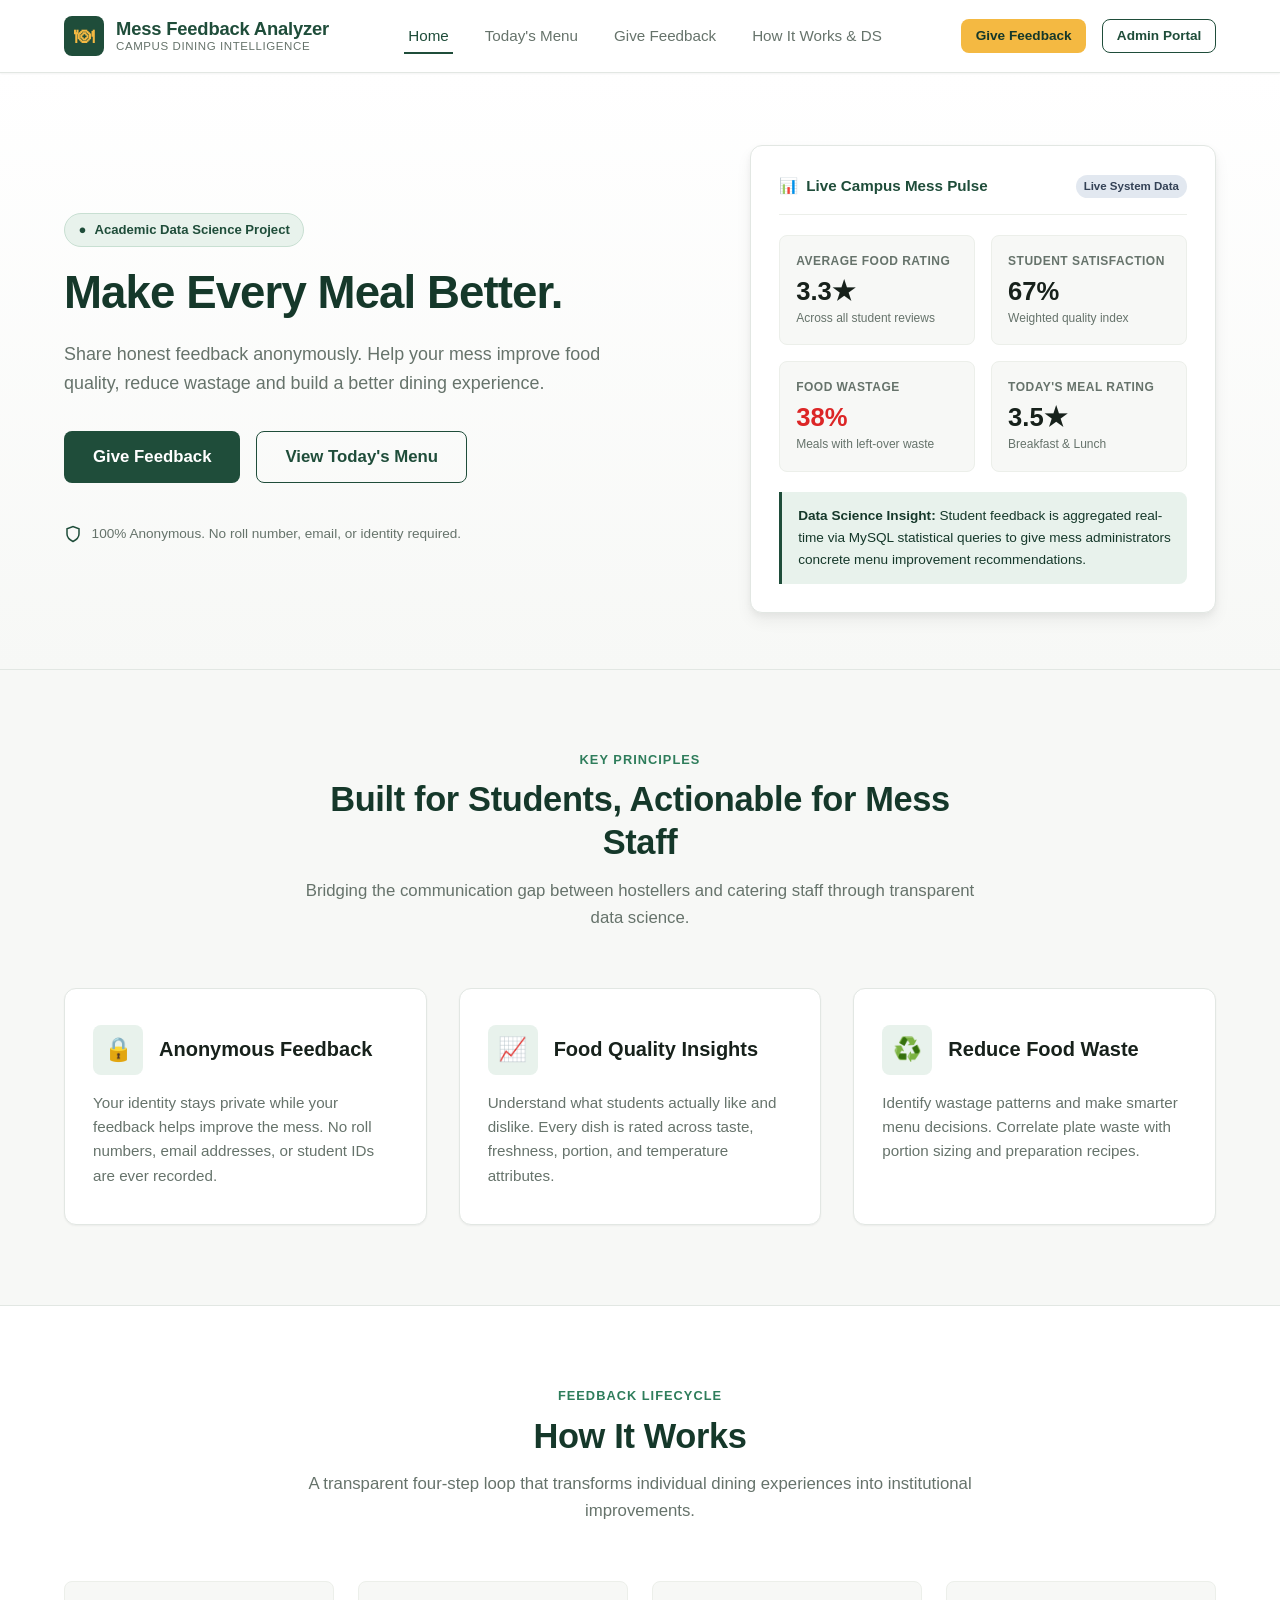
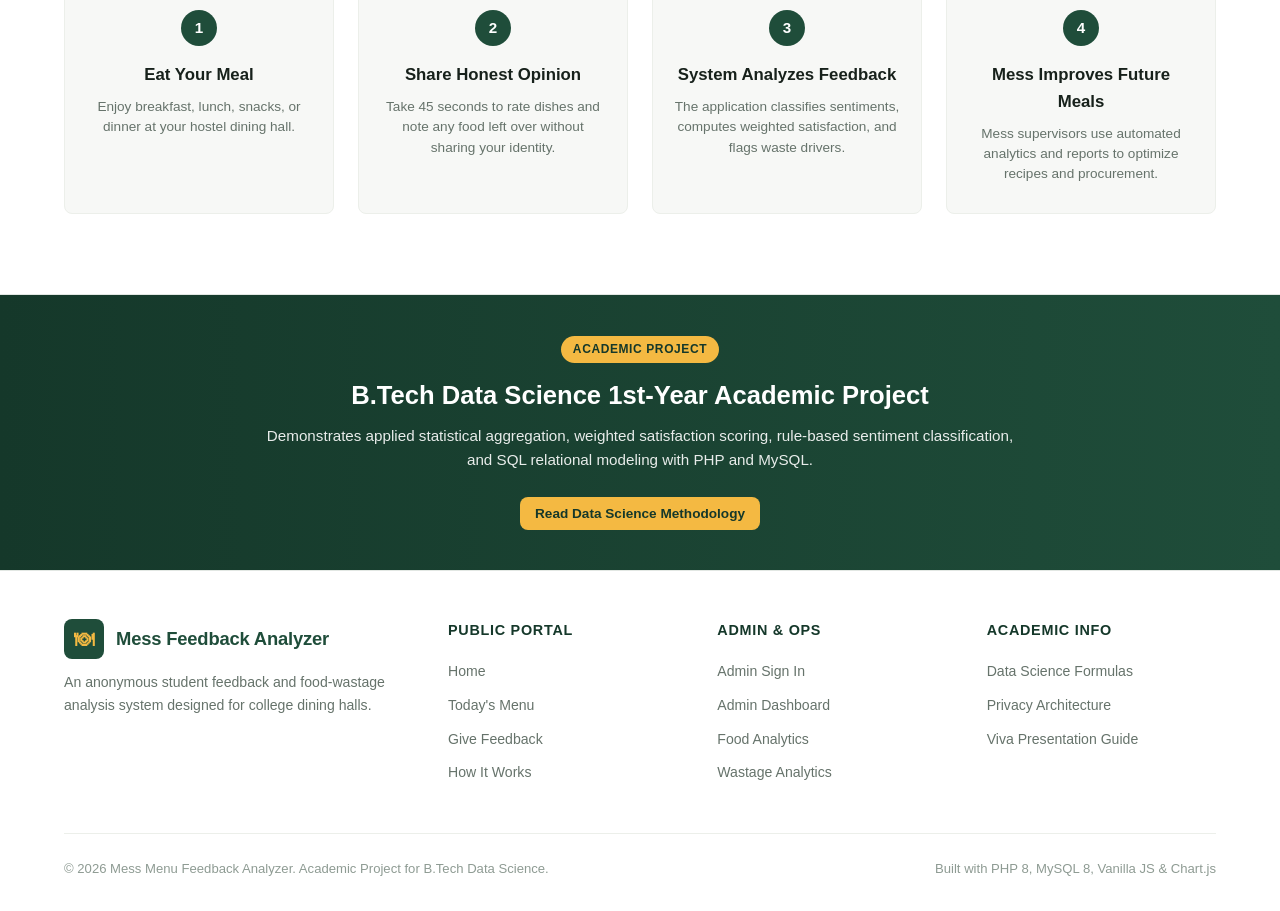
<file: index.html>
<!DOCTYPE html>
<html lang="en">
<head>
  <meta charset="UTF-8">
  <meta name="viewport" content="width=device-width, initial-scale=1.0">
  <title>Mess Menu Feedback Analyzer | College Dining Intelligence</title>
  <meta name="description" content="Anonymous student feedback and food-wastage analysis system for college mess dining halls.">
  <link rel="stylesheet" href="assets/css/style.css">
  <link rel="stylesheet" href="assets/css/responsive.css">
</head>
<body>

  <!-- Site Navigation Header -->
  <header class="site-header">
    <div class="container header-inner">
      <a href="index.html" class="brand">
        <div class="brand-icon">🍽</div>
        <div class="brand-text">
          <span class="brand-title">Mess Feedback Analyzer</span>
          <span class="brand-tag">Campus Dining Intelligence</span>
        </div>
      </a>

      <ul class="nav-menu">
        <li><a href="index.html" class="nav-link active">Home</a></li>
        <li><a href="menu.html" class="nav-link">Today's Menu</a></li>
        <li><a href="feedback.html" class="nav-link">Give Feedback</a></li>
        <li><a href="about.html" class="nav-link">How It Works & DS</a></li>
      </ul>

      <div class="nav-actions">
        <a href="feedback.html" class="btn btn-accent btn-sm">Give Feedback</a>
        <a href="admin/login.html" class="btn btn-outline btn-sm">Admin Portal</a>
        <button class="mobile-menu-btn" aria-label="Toggle navigation">☰</button>
      </div>
    </div>
  </header>

  <main>
    <!-- Hero Section -->
    <section class="hero-section">
      <div class="container hero-grid">
        <div class="hero-content">
          <div class="hero-tag">
            <span>●</span> Academic Data Science Project
          </div>
          <h1 class="hero-title">Make Every Meal Better.</h1>
          <p class="hero-subtitle">
            Share honest feedback anonymously. Help your mess improve food quality, reduce wastage and build a better dining experience.
          </p>

          <div class="hero-ctas">
            <a href="feedback.html" class="btn btn-primary btn-lg">Give Feedback</a>
            <a href="menu.html" class="btn btn-outline btn-lg">View Today's Menu</a>
          </div>

          <div class="hero-guarantee">
            <svg width="18" height="18" viewBox="0 0 24 24" fill="none" stroke="currentColor" stroke-width="2">
              <path d="M12 22s8-4 8-10V5l-8-3-8 3v7c0 6 8 10 8 10z"/>
            </svg>
            <span>100% Anonymous. No roll number, email, or identity required.</span>
          </div>
        </div>

        <!-- Live Metrics Preview Card -->
        <div class="preview-card" id="hero-preview-widget">
          <div class="preview-header">
            <div class="preview-title">
              <span>📊</span> Live Campus Mess Pulse
            </div>
            <span class="preview-badge" id="preview-date-badge">Live System Data</span>
          </div>

          <div class="preview-metrics-grid">
            <div class="preview-metric-box">
              <div class="metric-label">Average Food Rating</div>
              <div class="metric-value" id="preview-avg-rating">3.3★</div>
              <div class="metric-sub">Across all student reviews</div>
            </div>

            <div class="preview-metric-box">
              <div class="metric-label">Student Satisfaction</div>
              <div class="metric-value" id="preview-satisfaction">67%</div>
              <div class="metric-sub">Weighted quality index</div>
            </div>

            <div class="preview-metric-box">
              <div class="metric-label">Food Wastage</div>
              <div class="metric-value" id="preview-wastage" style="color:#DC2626;">38%</div>
              <div class="metric-sub">Meals with left-over waste</div>
            </div>

            <div class="preview-metric-box">
              <div class="metric-label">Today's Meal Rating</div>
              <div class="metric-value" id="preview-today-rating">3.5★</div>
              <div class="metric-sub" id="preview-today-meal">Breakfast & Lunch</div>
            </div>
          </div>

          <div class="preview-highlight">
            <strong>Data Science Insight:</strong> Student feedback is aggregated real-time via MySQL statistical queries to give mess administrators concrete menu improvement recommendations.
          </div>
        </div>
      </div>
    </section>

    <!-- Three Core Feature Cards -->
    <section class="features-section">
      <div class="container">
        <div class="section-head">
          <span class="section-tag">Key Principles</span>
          <h2 class="section-title">Built for Students, Actionable for Mess Staff</h2>
          <p class="section-desc">
            Bridging the communication gap between hostellers and catering staff through transparent data science.
          </p>
        </div>

        <div class="cards-grid">
          <!-- Card 1 -->
          <div class="feature-card">
            <div class="feature-card-header">
              <div class="feature-icon-wrapper">🔒</div>
              <h3 class="feature-title">Anonymous Feedback</h3>
            </div>
            <p class="feature-desc">
              Your identity stays private while your feedback helps improve the mess. No roll numbers, email addresses, or student IDs are ever recorded.
            </p>
          </div>

          <!-- Card 2 -->
          <div class="feature-card">
            <div class="feature-card-header">
              <div class="feature-icon-wrapper">📈</div>
              <h3 class="feature-title">Food Quality Insights</h3>
            </div>
            <p class="feature-desc">
              Understand what students actually like and dislike. Every dish is rated across taste, freshness, portion, and temperature attributes.
            </p>
          </div>

          <!-- Card 3 -->
          <div class="feature-card">
            <div class="feature-card-header">
              <div class="feature-icon-wrapper">♻️</div>
              <h3 class="feature-title">Reduce Food Waste</h3>
            </div>
            <p class="feature-desc">
              Identify wastage patterns and make smarter menu decisions. Correlate plate waste with portion sizing and preparation recipes.
            </p>
          </div>
        </div>
      </div>
    </section>

    <!-- How It Works Section -->
    <section class="workflow-section">
      <div class="container">
        <div class="section-head">
          <span class="section-tag">Feedback Lifecycle</span>
          <h2 class="section-title">How It Works</h2>
          <p class="section-desc">A transparent four-step loop that transforms individual dining experiences into institutional improvements.</p>
        </div>

        <div class="workflow-steps">
          <div class="workflow-step">
            <div class="step-num">1</div>
            <h3 class="step-title">Eat Your Meal</h3>
            <p class="step-desc">Enjoy breakfast, lunch, snacks, or dinner at your hostel dining hall.</p>
          </div>

          <div class="workflow-step">
            <div class="step-num">2</div>
            <h3 class="step-title">Share Honest Opinion</h3>
            <p class="step-desc">Take 45 seconds to rate dishes and note any food left over without sharing your identity.</p>
          </div>

          <div class="workflow-step">
            <div class="step-num">3</div>
            <h3 class="step-title">System Analyzes Feedback</h3>
            <p class="step-desc">The application classifies sentiments, computes weighted satisfaction, and flags waste drivers.</p>
          </div>

          <div class="workflow-step">
            <div class="step-num">4</div>
            <h3 class="step-title">Mess Improves Future Meals</h3>
            <p class="step-desc">Mess supervisors use automated analytics and reports to optimize recipes and procurement.</p>
          </div>
        </div>
      </div>
    </section>

    <!-- Academic Banner -->
    <section class="academic-banner">
      <div class="container academic-inner">
        <span class="academic-badge">Academic Project</span>
        <h2 class="academic-title">B.Tech Data Science 1st-Year Academic Project</h2>
        <p class="academic-text">
          Demonstrates applied statistical aggregation, weighted satisfaction scoring, rule-based sentiment classification, and SQL relational modeling with PHP and MySQL.
        </p>
        <div style="margin-top: 1.5rem;">
          <a href="about.html" class="btn btn-accent btn-sm">Read Data Science Methodology</a>
        </div>
      </div>
    </section>
  </main>

  <!-- Site Footer -->
  <footer class="site-footer">
    <div class="container">
      <div class="footer-grid">
        <div class="footer-brand">
          <a href="index.html" class="brand">
            <div class="brand-icon">🍽</div>
            <div class="brand-text">
              <span class="brand-title">Mess Feedback Analyzer</span>
            </div>
          </a>
          <p>
            An anonymous student feedback and food-wastage analysis system designed for college dining halls.
          </p>
        </div>

        <div class="footer-col">
          <h4>Public Portal</h4>
          <ul class="footer-links">
            <li><a href="index.html">Home</a></li>
            <li><a href="menu.html">Today's Menu</a></li>
            <li><a href="feedback.html">Give Feedback</a></li>
            <li><a href="about.html">How It Works</a></li>
          </ul>
        </div>

        <div class="footer-col">
          <h4>Admin & Ops</h4>
          <ul class="footer-links">
            <li><a href="admin/login.html">Admin Sign In</a></li>
            <li><a href="admin/dashboard.html">Admin Dashboard</a></li>
            <li><a href="admin/analytics.html">Food Analytics</a></li>
            <li><a href="admin/wastage.html">Wastage Analytics</a></li>
          </ul>
        </div>

        <div class="footer-col">
          <h4>Academic Info</h4>
          <ul class="footer-links">
            <li><a href="about.html#methodology">Data Science Formulas</a></li>
            <li><a href="about.html#privacy">Privacy Architecture</a></li>
            <li><a href="about.html#viva">Viva Presentation Guide</a></li>
          </ul>
        </div>
      </div>

      <div class="footer-bottom">
        <div>© 2026 Mess Menu Feedback Analyzer. Academic Project for B.Tech Data Science.</div>
        <div>Built with PHP 8, MySQL 8, Vanilla JS & Chart.js</div>
      </div>
    </div>
  </footer>

  <script src="assets/js/app.js"></script>
  <script>
    // Live update hero preview card metrics from database
    document.addEventListener('DOMContentLoaded', async () => {
      const res = await apiFetch('api/dashboard_data.php?days=30');
      if (res.success && res.kpis) {
        document.getElementById('preview-avg-rating').textContent = `${res.kpis.average_rating}★`;
        document.getElementById('preview-satisfaction').textContent = `${res.kpis.satisfaction_score}%`;
        document.getElementById('preview-wastage').textContent = `${res.kpis.wastage_rate}%`;
        
        // Today's meal rating
        if (res.charts && res.charts.meal_ratings && res.charts.meal_ratings.ratings.length > 0) {
          const validRatings = res.charts.meal_ratings.ratings.filter(r => r > 0);
          const topRating = validRatings.length > 0 ? Math.max(...validRatings) : 3.5;
          document.getElementById('preview-today-rating').textContent = `${topRating}★`;
        }
      }
    });
  </script>
</body>
</html>
</file>
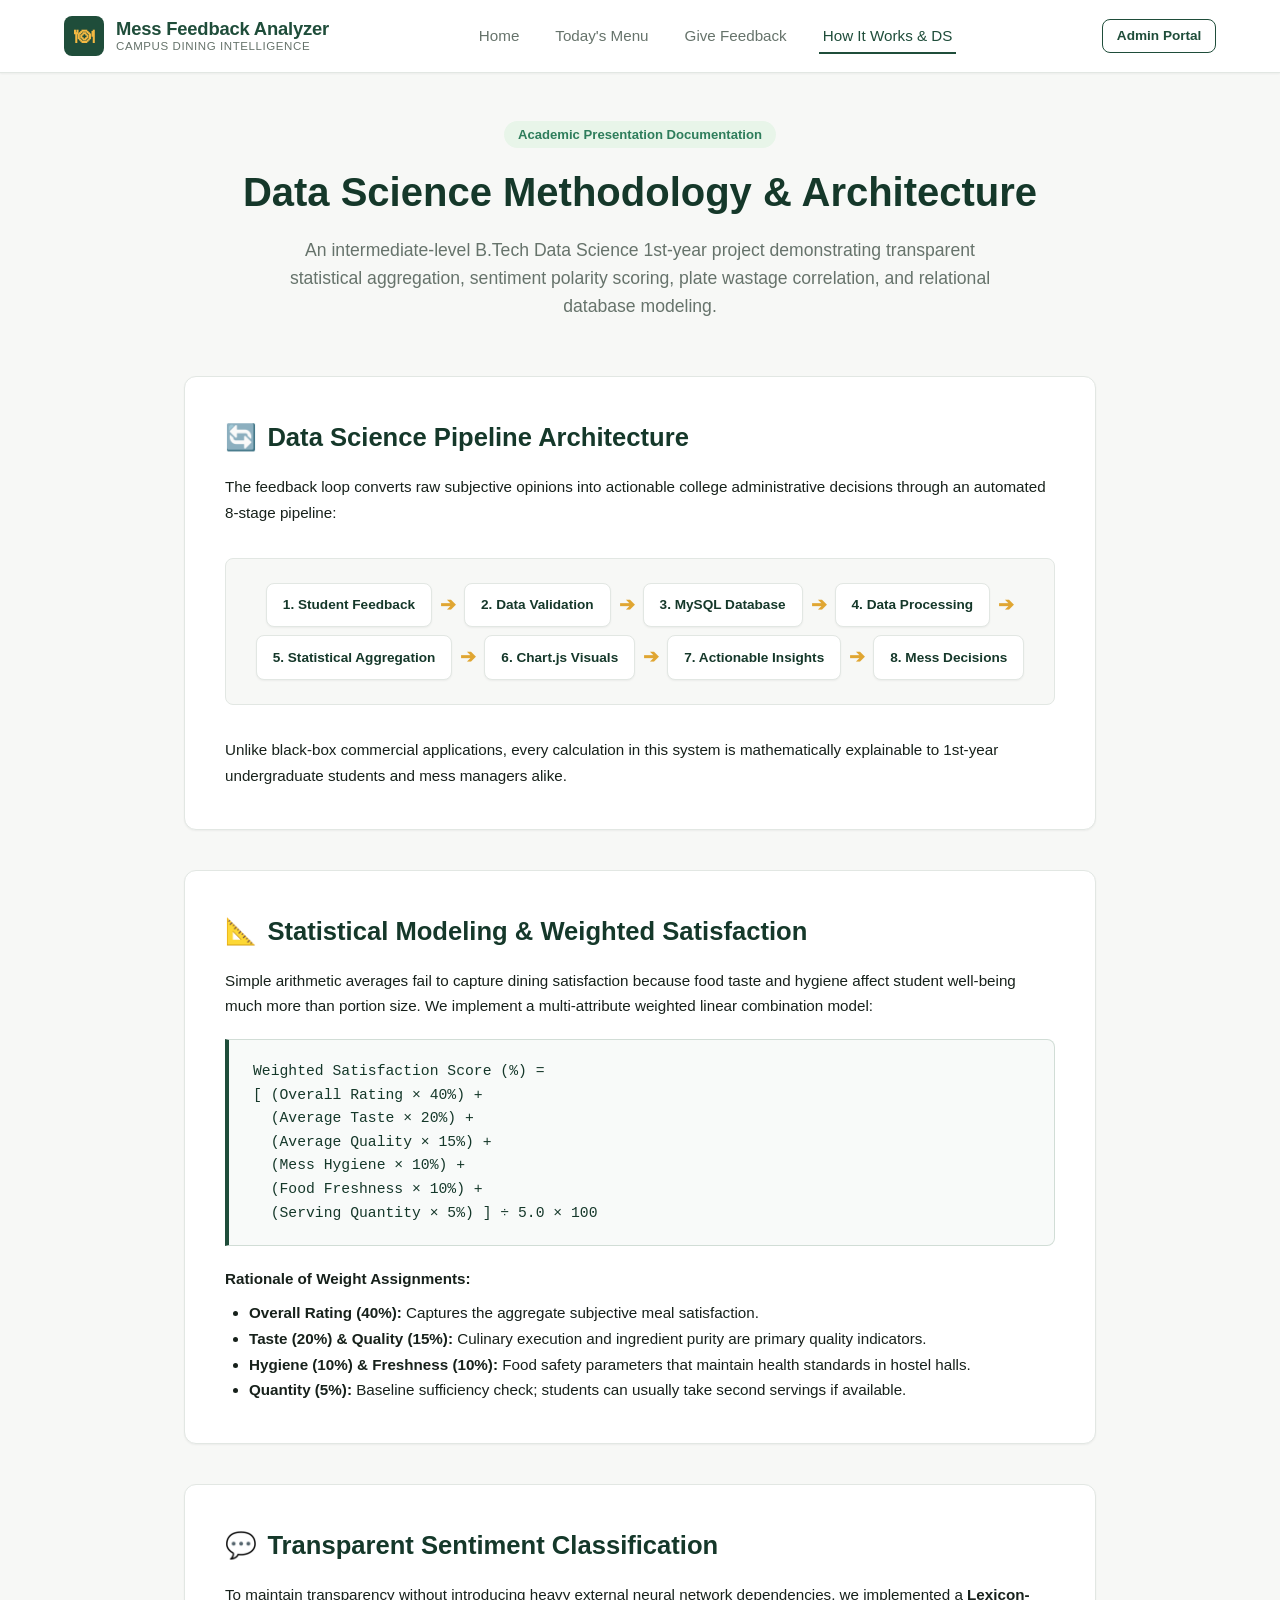
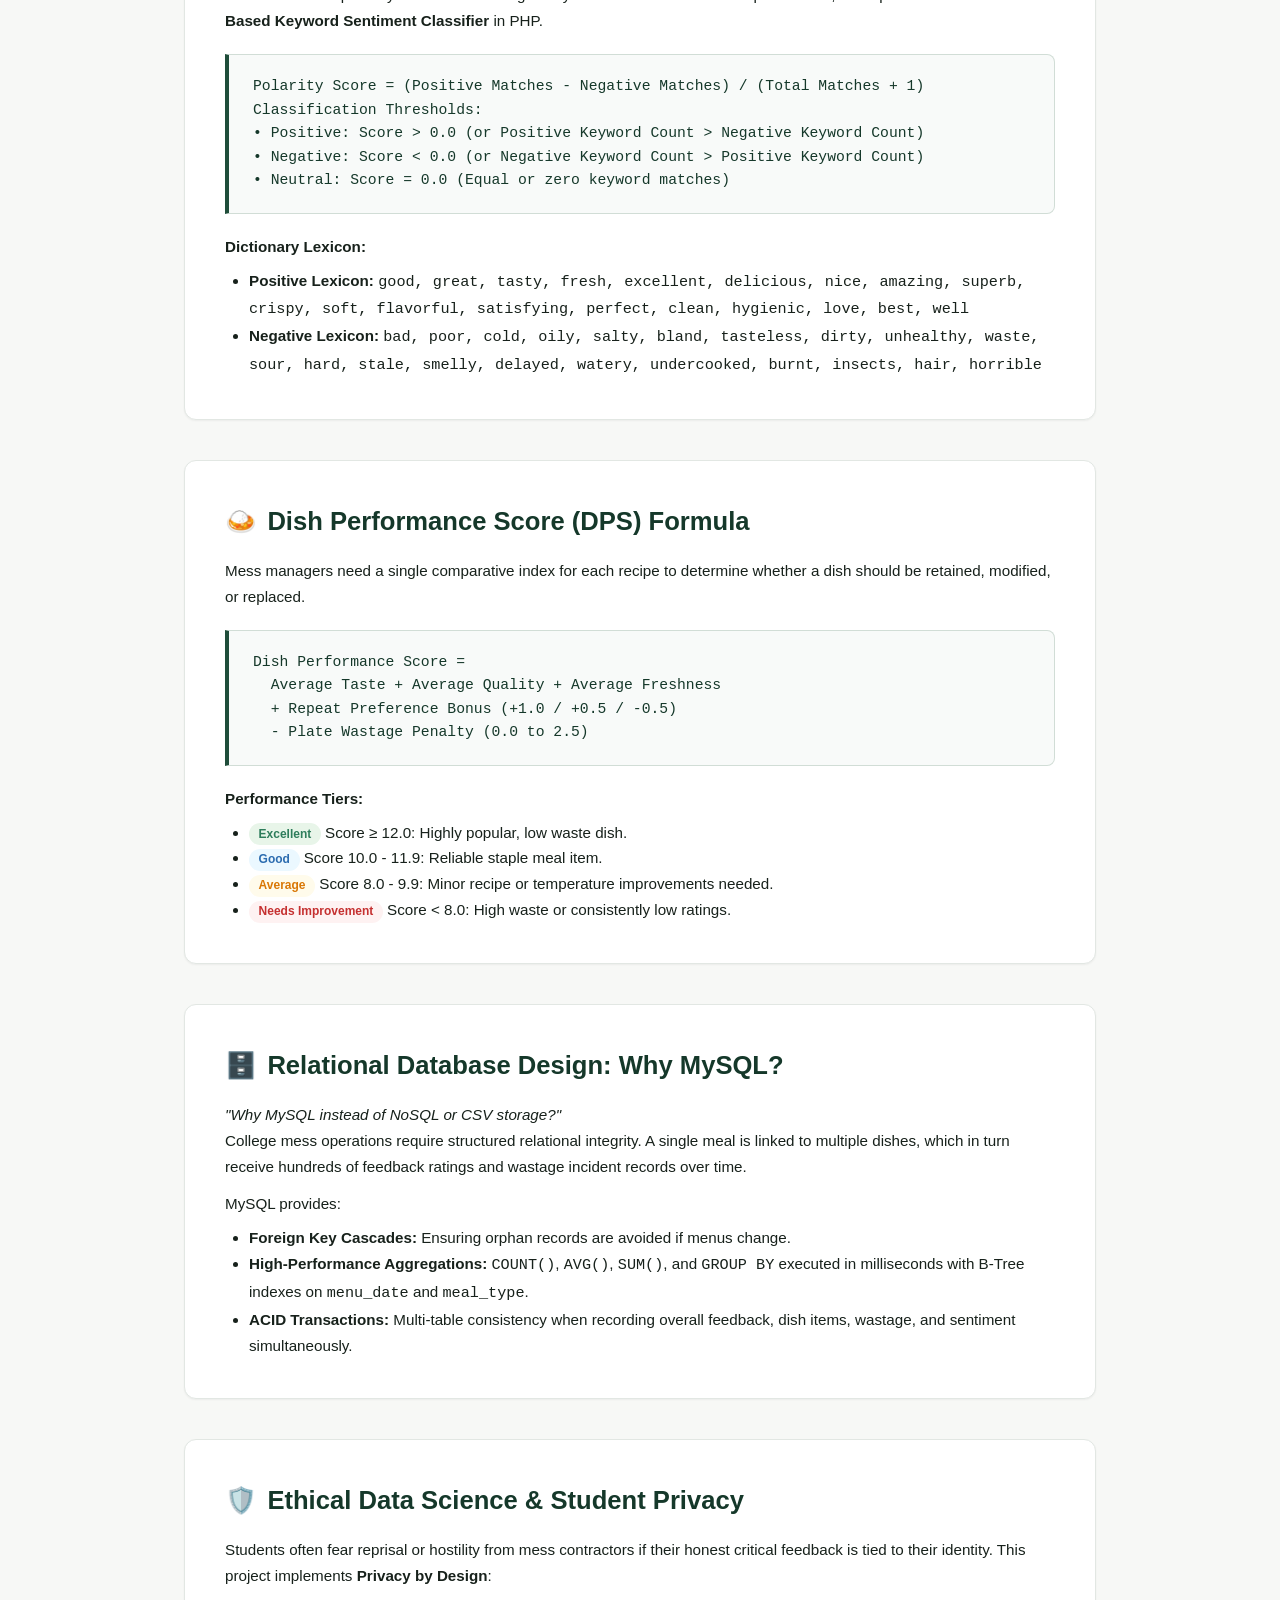
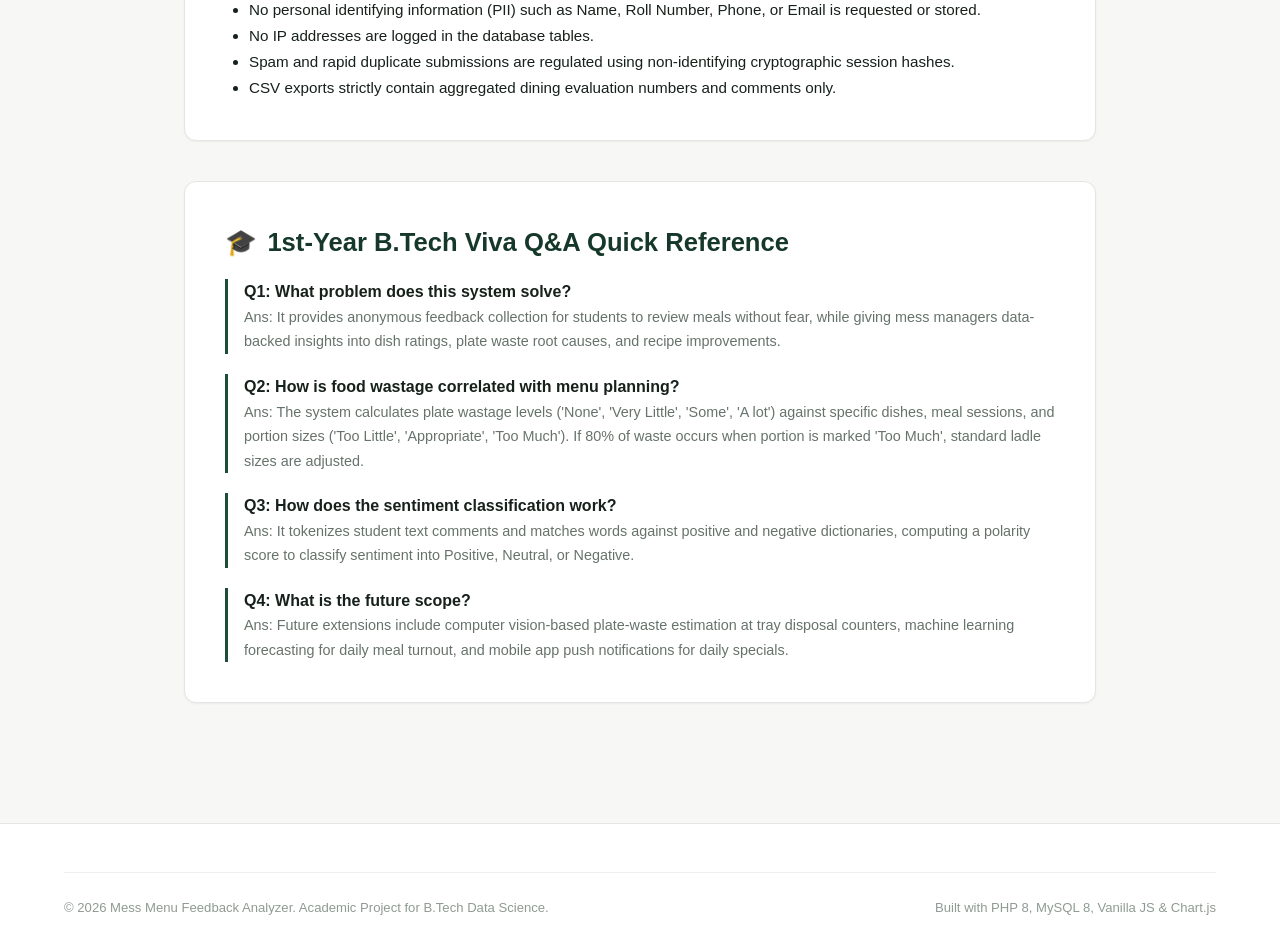
<file: about.html>
<!DOCTYPE html>
<html lang="en">
<head>
  <meta charset="UTF-8">
  <meta name="viewport" content="width=device-width, initial-scale=1.0">
  <title>Data Science Methodology & Architecture | Mess Menu Feedback Analyzer</title>
  <meta name="description" content="Academic documentation of data science formulas, anonymous pipeline, sentiment classification, and relational database schema for B.Tech Data Science.">
  <link rel="stylesheet" href="assets/css/style.css">
  <link rel="stylesheet" href="assets/css/responsive.css">
  <style>
    .doc-section {
      background: #FFFFFF;
      border: 1px solid var(--color-border);
      border-radius: var(--radius-lg);
      padding: 2.5rem;
      margin-bottom: 2.5rem;
      box-shadow: var(--shadow-sm);
    }
    .doc-section h2 {
      font-size: 1.6rem;
      font-weight: 800;
      color: var(--color-primary-dark);
      margin-bottom: 1rem;
      display: flex;
      align-items: center;
      gap: 0.65rem;
    }
    .doc-section p, .doc-section li {
      color: var(--color-text);
      font-size: 0.95rem;
      line-height: 1.7;
    }
    .formula-box {
      background-color: #F8FAF9;
      border: 1px solid #D1DDD6;
      border-left: 4px solid var(--color-primary);
      padding: 1.25rem 1.5rem;
      border-radius: 0 var(--radius-md) var(--radius-md) 0;
      margin: 1.25rem 0;
      font-family: ui-monospace, SFMono-Regular, Menlo, Monaco, Consolas, monospace;
      font-size: 0.92rem;
      color: var(--color-primary-dark);
    }
    .pipeline-diagram {
      display: flex;
      flex-wrap: wrap;
      align-items: center;
      justify-content: center;
      gap: 0.5rem;
      margin: 2rem 0;
      padding: 1.5rem;
      background: var(--color-bg);
      border: 1px solid var(--color-border);
      border-radius: var(--radius-md);
    }
    .pipeline-node {
      background: var(--color-surface);
      border: 1px solid var(--color-border);
      border-radius: var(--radius-md);
      padding: 0.65rem 1rem;
      font-weight: 700;
      font-size: 0.85rem;
      color: var(--color-primary-dark);
      box-shadow: var(--shadow-sm);
      text-align: center;
    }
    .pipeline-arrow {
      color: var(--color-accent-hover);
      font-weight: 800;
      font-size: 1.2rem;
    }
  </style>
</head>
<body>

  <!-- Site Navigation Header -->
  <header class="site-header">
    <div class="container header-inner">
      <a href="index.html" class="brand">
        <div class="brand-icon">🍽</div>
        <div class="brand-text">
          <span class="brand-title">Mess Feedback Analyzer</span>
          <span class="brand-tag">Campus Dining Intelligence</span>
        </div>
      </a>

      <ul class="nav-menu">
        <li><a href="index.html" class="nav-link">Home</a></li>
        <li><a href="menu.html" class="nav-link">Today's Menu</a></li>
        <li><a href="feedback.html" class="nav-link">Give Feedback</a></li>
        <li><a href="about.html" class="nav-link active">How It Works & DS</a></li>
      </ul>

      <div class="nav-actions">
        <a href="admin/login.html" class="btn btn-outline btn-sm">Admin Portal</a>
      </div>
    </div>
  </header>

  <main style="padding: 3rem 0 5rem;">
    <div class="container" style="max-width: 960px;">
      
      <!-- Academic Page Heading -->
      <div style="text-align:center; margin-bottom: 3.5rem;">
        <span class="badge badge-success" style="font-size:0.82rem; padding:0.3rem 0.85rem; margin-bottom:0.75rem;">
          Academic Presentation Documentation
        </span>
        <h1 style="font-size: 2.5rem; font-weight: 800; color: var(--color-primary-dark); margin-bottom: 0.75rem;">
          Data Science Methodology & Architecture
        </h1>
        <p style="color: var(--color-text-muted); font-size: 1.1rem; max-width: 720px; margin: 0 auto;">
          An intermediate-level B.Tech Data Science 1st-year project demonstrating transparent statistical aggregation, sentiment polarity scoring, plate wastage correlation, and relational database modeling.
        </p>
      </div>

      <!-- 1. End-to-End Pipeline -->
      <section class="doc-section" id="pipeline">
        <h2><span>🔄</span> Data Science Pipeline Architecture</h2>
        <p>The feedback loop converts raw subjective opinions into actionable college administrative decisions through an automated 8-stage pipeline:</p>

        <div class="pipeline-diagram">
          <div class="pipeline-node">1. Student Feedback</div>
          <div class="pipeline-arrow">➔</div>
          <div class="pipeline-node">2. Data Validation</div>
          <div class="pipeline-arrow">➔</div>
          <div class="pipeline-node">3. MySQL Database</div>
          <div class="pipeline-arrow">➔</div>
          <div class="pipeline-node">4. Data Processing</div>
          <div class="pipeline-arrow">➔</div>
          <div class="pipeline-node">5. Statistical Aggregation</div>
          <div class="pipeline-arrow">➔</div>
          <div class="pipeline-node">6. Chart.js Visuals</div>
          <div class="pipeline-arrow">➔</div>
          <div class="pipeline-node">7. Actionable Insights</div>
          <div class="pipeline-arrow">➔</div>
          <div class="pipeline-node">8. Mess Decisions</div>
        </div>

        <p>
          Unlike black-box commercial applications, every calculation in this system is mathematically explainable to 1st-year undergraduate students and mess managers alike.
        </p>
      </section>

      <!-- 2. Statistical Formulas & Weighted Satisfaction -->
      <section class="doc-section" id="methodology">
        <h2><span>📐</span> Statistical Modeling & Weighted Satisfaction</h2>
        <p>
          Simple arithmetic averages fail to capture dining satisfaction because food taste and hygiene affect student well-being much more than portion size. We implement a multi-attribute weighted linear combination model:
        </p>

        <div class="formula-box">
          Weighted Satisfaction Score (%) = <br>
          [ (Overall Rating × 40%) + <br>
          &nbsp;&nbsp;(Average Taste × 20%) + <br>
          &nbsp;&nbsp;(Average Quality × 15%) + <br>
          &nbsp;&nbsp;(Mess Hygiene × 10%) + <br>
          &nbsp;&nbsp;(Food Freshness × 10%) + <br>
          &nbsp;&nbsp;(Serving Quantity × 5%) ] ÷ 5.0 × 100
        </div>

        <p><strong>Rationale of Weight Assignments:</strong></p>
        <ul style="padding-left: 1.5rem; margin-top: 0.5rem;">
          <li><strong>Overall Rating (40%):</strong> Captures the aggregate subjective meal satisfaction.</li>
          <li><strong>Taste (20%) & Quality (15%):</strong> Culinary execution and ingredient purity are primary quality indicators.</li>
          <li><strong>Hygiene (10%) & Freshness (10%):</strong> Food safety parameters that maintain health standards in hostel halls.</li>
          <li><strong>Quantity (5%):</strong> Baseline sufficiency check; students can usually take second servings if available.</li>
        </ul>
      </section>

      <!-- 3. Rule-Based Keyword Sentiment Classifier -->
      <section class="doc-section" id="sentiment">
        <h2><span>💬</span> Transparent Sentiment Classification</h2>
        <p>
          To maintain transparency without introducing heavy external neural network dependencies, we implemented a <strong>Lexicon-Based Keyword Sentiment Classifier</strong> in PHP.
        </p>

        <div class="formula-box">
          Polarity Score = (Positive Matches - Negative Matches) / (Total Matches + 1)<br>
          Classification Thresholds:<br>
          • Positive: Score &gt; 0.0 (or Positive Keyword Count &gt; Negative Keyword Count)<br>
          • Negative: Score &lt; 0.0 (or Negative Keyword Count &gt; Positive Keyword Count)<br>
          • Neutral:  Score = 0.0 (Equal or zero keyword matches)
        </div>

        <p><strong>Dictionary Lexicon:</strong></p>
        <ul style="padding-left: 1.5rem; margin-top: 0.5rem;">
          <li><strong>Positive Lexicon:</strong> <code>good, great, tasty, fresh, excellent, delicious, nice, amazing, superb, crispy, soft, flavorful, satisfying, perfect, clean, hygienic, love, best, well</code></li>
          <li><strong>Negative Lexicon:</strong> <code>bad, poor, cold, oily, salty, bland, tasteless, dirty, unhealthy, waste, sour, hard, stale, smelly, delayed, watery, undercooked, burnt, insects, hair, horrible</code></li>
        </ul>
      </section>

      <!-- 4. Menu Performance Score & Wastage Penalty -->
      <section class="doc-section" id="wastage">
        <h2><span>🍛</span> Dish Performance Score (DPS) Formula</h2>
        <p>
          Mess managers need a single comparative index for each recipe to determine whether a dish should be retained, modified, or replaced.
        </p>

        <div class="formula-box">
          Dish Performance Score = <br>
          &nbsp;&nbsp;Average Taste + Average Quality + Average Freshness <br>
          &nbsp;&nbsp;+ Repeat Preference Bonus (+1.0 / +0.5 / -0.5) <br>
          &nbsp;&nbsp;- Plate Wastage Penalty (0.0 to 2.5)
        </div>

        <p><strong>Performance Tiers:</strong></p>
        <ul style="padding-left: 1.5rem; margin-top: 0.5rem;">
          <li><span class="badge badge-success">Excellent</span> Score ≥ 12.0: Highly popular, low waste dish.</li>
          <li><span class="badge badge-info">Good</span> Score 10.0 - 11.9: Reliable staple meal item.</li>
          <li><span class="badge badge-warning">Average</span> Score 8.0 - 9.9: Minor recipe or temperature improvements needed.</li>
          <li><span class="badge badge-danger">Needs Improvement</span> Score &lt; 8.0: High waste or consistently low ratings.</li>
        </ul>
      </section>

      <!-- 5. Relational Database Design: Why MySQL? -->
      <section class="doc-section" id="database">
        <h2><span>🗄️</span> Relational Database Design: Why MySQL?</h2>
        <p>
          <em>"Why MySQL instead of NoSQL or CSV storage?"</em><br>
          College mess operations require structured relational integrity. A single meal is linked to multiple dishes, which in turn receive hundreds of feedback ratings and wastage incident records over time.
        </p>
        <p style="margin-top: 0.75rem;">
          MySQL provides:
        </p>
        <ul style="padding-left: 1.5rem; margin-top: 0.5rem;">
          <li><strong>Foreign Key Cascades:</strong> Ensuring orphan records are avoided if menus change.</li>
          <li><strong>High-Performance Aggregations:</strong> <code>COUNT()</code>, <code>AVG()</code>, <code>SUM()</code>, and <code>GROUP BY</code> executed in milliseconds with B-Tree indexes on <code>menu_date</code> and <code>meal_type</code>.</li>
          <li><strong>ACID Transactions:</strong> Multi-table consistency when recording overall feedback, dish items, wastage, and sentiment simultaneously.</li>
        </ul>
      </section>

      <!-- 6. Privacy & Ethics -->
      <section class="doc-section" id="privacy">
        <h2><span>🛡️</span> Ethical Data Science & Student Privacy</h2>
        <p>
          Students often fear reprisal or hostility from mess contractors if their honest critical feedback is tied to their identity. This project implements <strong>Privacy by Design</strong>:
        </p>
        <ul style="padding-left: 1.5rem; margin-top: 0.5rem;">
          <li>No personal identifying information (PII) such as Name, Roll Number, Phone, or Email is requested or stored.</li>
          <li>No IP addresses are logged in the database tables.</li>
          <li>Spam and rapid duplicate submissions are regulated using non-identifying cryptographic session hashes.</li>
          <li>CSV exports strictly contain aggregated dining evaluation numbers and comments only.</li>
        </ul>
      </section>

      <!-- 7. Academic Viva Q&A Guide -->
      <section class="doc-section" id="viva">
        <h2><span>🎓</span> 1st-Year B.Tech Viva Q&A Quick Reference</h2>
        <div style="display:flex; flex-direction:column; gap:1.25rem; margin-top:1rem;">
          <div style="border-left:3px solid var(--color-primary); padding-left:1rem;">
            <strong>Q1: What problem does this system solve?</strong>
            <p style="color:var(--color-text-muted); font-size:0.9rem;">
              Ans: It provides anonymous feedback collection for students to review meals without fear, while giving mess managers data-backed insights into dish ratings, plate waste root causes, and recipe improvements.
            </p>
          </div>

          <div style="border-left:3px solid var(--color-primary); padding-left:1rem;">
            <strong>Q2: How is food wastage correlated with menu planning?</strong>
            <p style="color:var(--color-text-muted); font-size:0.9rem;">
              Ans: The system calculates plate wastage levels ('None', 'Very Little', 'Some', 'A lot') against specific dishes, meal sessions, and portion sizes ('Too Little', 'Appropriate', 'Too Much'). If 80% of waste occurs when portion is marked 'Too Much', standard ladle sizes are adjusted.
            </p>
          </div>

          <div style="border-left:3px solid var(--color-primary); padding-left:1rem;">
            <strong>Q3: How does the sentiment classification work?</strong>
            <p style="color:var(--color-text-muted); font-size:0.9rem;">
              Ans: It tokenizes student text comments and matches words against positive and negative dictionaries, computing a polarity score to classify sentiment into Positive, Neutral, or Negative.
            </p>
          </div>

          <div style="border-left:3px solid var(--color-primary); padding-left:1rem;">
            <strong>Q4: What is the future scope?</strong>
            <p style="color:var(--color-text-muted); font-size:0.9rem;">
              Ans: Future extensions include computer vision-based plate-waste estimation at tray disposal counters, machine learning forecasting for daily meal turnout, and mobile app push notifications for daily specials.
            </p>
          </div>
        </div>
      </section>

    </div>
  </main>

  <!-- Site Footer -->
  <footer class="site-footer">
    <div class="container">
      <div class="footer-bottom">
        <div>© 2026 Mess Menu Feedback Analyzer. Academic Project for B.Tech Data Science.</div>
        <div>Built with PHP 8, MySQL 8, Vanilla JS & Chart.js</div>
      </div>
    </div>
  </footer>

  <script src="assets/js/app.js"></script>
</body>
</html>
</file>
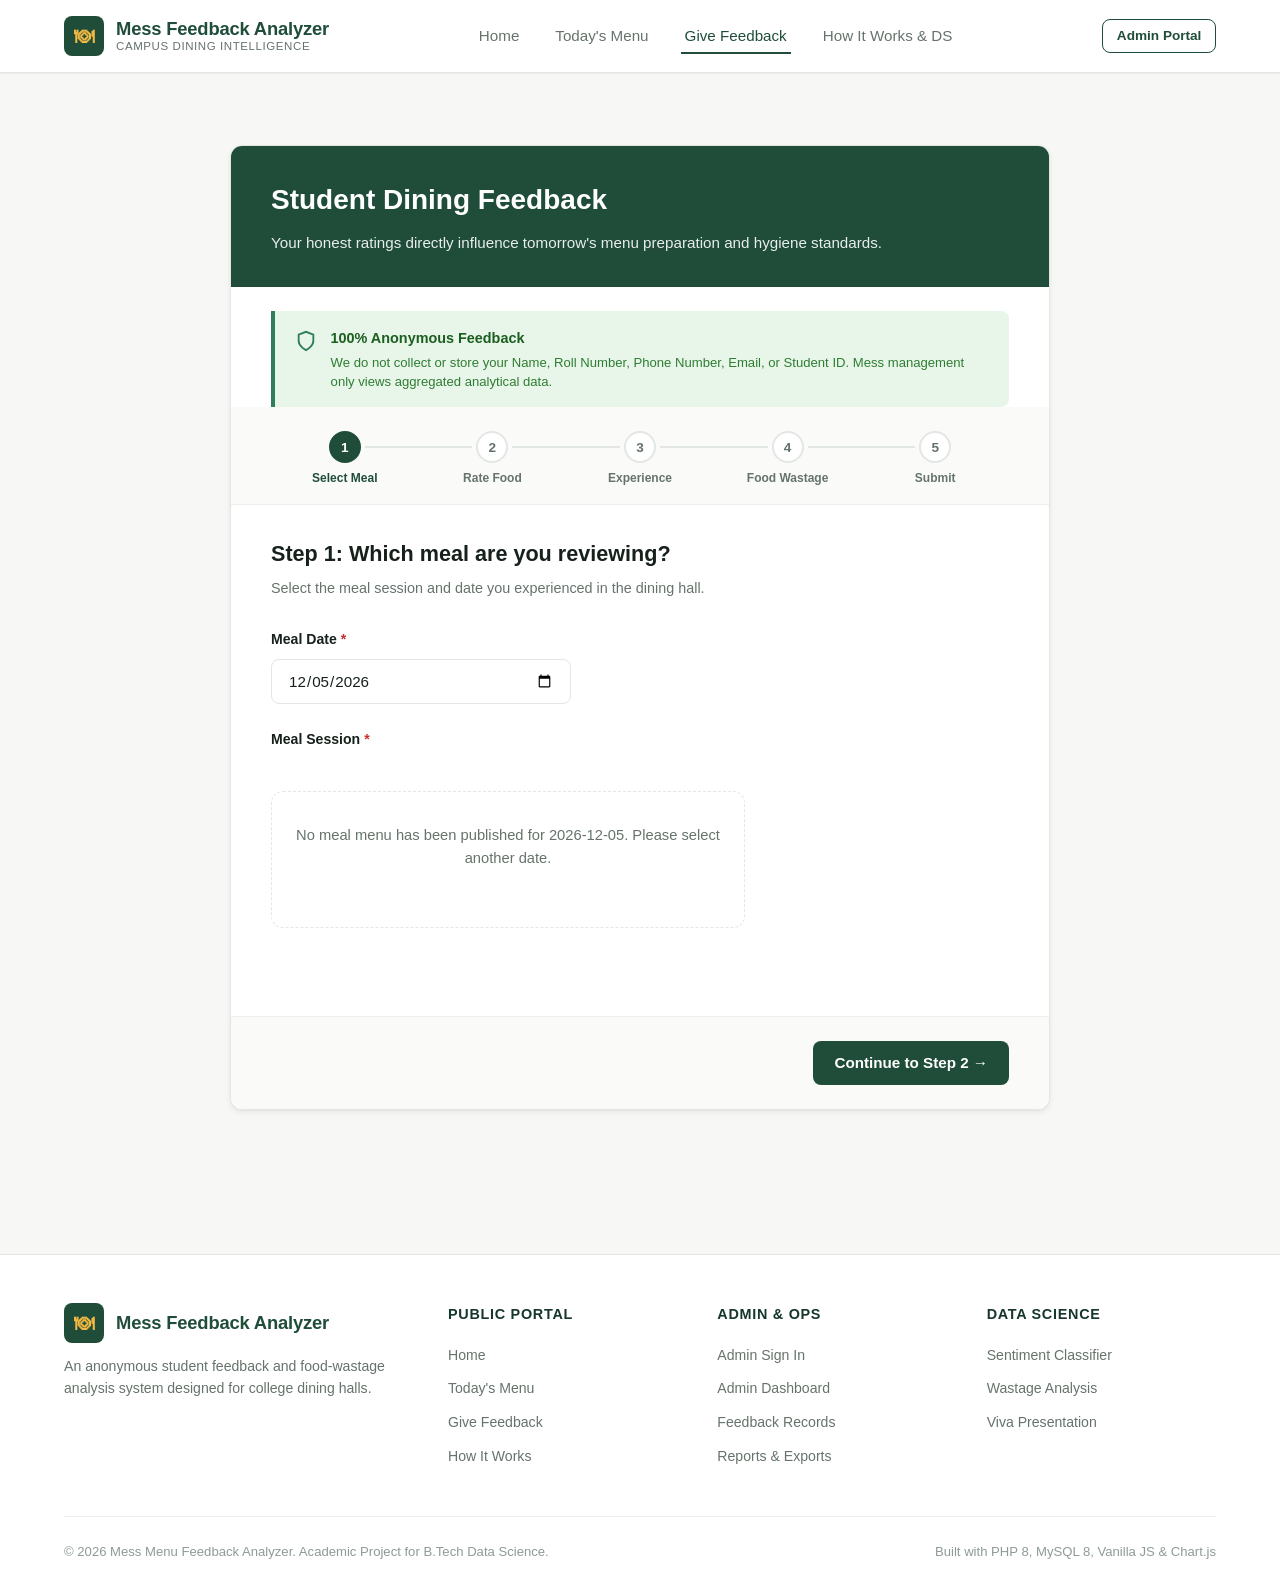
<file: feedback.html>
<!DOCTYPE html>
<html lang="en">
<head>
  <meta charset="UTF-8">
  <meta name="viewport" content="width=device-width, initial-scale=1.0">
  <title>Student Anonymous Feedback | Mess Menu Feedback Analyzer</title>
  <meta name="description" content="Submit 100% anonymous dining feedback to help your college mess improve food quality, hygiene, and reduce plate waste.">
  <link rel="stylesheet" href="assets/css/style.css">
  <link rel="stylesheet" href="assets/css/responsive.css">
</head>
<body>

  <!-- Site Navigation Header -->
  <header class="site-header">
    <div class="container header-inner">
      <a href="index.html" class="brand">
        <div class="brand-icon">🍽</div>
        <div class="brand-text">
          <span class="brand-title">Mess Feedback Analyzer</span>
          <span class="brand-tag">Campus Dining Intelligence</span>
        </div>
      </a>

      <ul class="nav-menu">
        <li><a href="index.html" class="nav-link">Home</a></li>
        <li><a href="menu.html" class="nav-link">Today's Menu</a></li>
        <li><a href="feedback.html" class="nav-link active">Give Feedback</a></li>
        <li><a href="about.html" class="nav-link">How It Works & DS</a></li>
      </ul>

      <div class="nav-actions">
        <a href="admin/login.html" class="btn btn-outline btn-sm">Admin Portal</a>
        <button class="mobile-menu-btn" aria-label="Toggle navigation">☰</button>
      </div>
    </div>
  </header>

  <main style="padding: 2rem 0 5rem;">
    <div class="container">
      
      <div class="feedback-wrapper">
        <!-- Top Banner -->
        <div class="feedback-banner">
          <h1>Student Dining Feedback</h1>
          <p>Your honest ratings directly influence tomorrow's menu preparation and hygiene standards.</p>
        </div>

        <!-- Privacy Callout -->
        <div class="privacy-callout">
          <svg width="22" height="22" viewBox="0 0 24 24" fill="none" stroke="currentColor" stroke-width="2">
            <path d="M12 22s8-4 8-10V5l-8-3-8 3v7c0 6 8 10 8 10z"/>
          </svg>
          <div class="privacy-callout-text">
            <h4>100% Anonymous Feedback</h4>
            <p>We do not collect or store your Name, Roll Number, Phone Number, Email, or Student ID. Mess management only views aggregated analytical data.</p>
          </div>
        </div>

        <!-- Multi-Step Progress Indicator (1 ━━━ 2 ━━━ 3 ━━━ 4 ━━━ 5) -->
        <div class="stepper-progress">
          <div class="step-indicator active" data-step="1">
            <div class="step-circle">1</div>
            <span class="step-label">Select Meal</span>
          </div>

          <div class="step-indicator" data-step="2">
            <div class="step-circle">2</div>
            <span class="step-label">Rate Food</span>
          </div>

          <div class="step-indicator" data-step="3">
            <div class="step-circle">3</div>
            <span class="step-label">Experience</span>
          </div>

          <div class="step-indicator" data-step="4">
            <div class="step-circle">4</div>
            <span class="step-label">Food Wastage</span>
          </div>

          <div class="step-indicator" data-step="5">
            <div class="step-circle">5</div>
            <span class="step-label">Submit</span>
          </div>
        </div>

        <!-- Main Form -->
        <form id="feedback-form" novalidate>
          
          <!-- Anti-Spam Honeypots (Invisible to Real Users) -->
          <input type="text" name="website_hp" id="website_hp" class="hp-field" tabindex="-1" autocomplete="off">
          <input type="email" name="student_email_hp" id="student_email_hp" class="hp-field" tabindex="-1" autocomplete="off">

          <!-- ===================================================================
               STEP 1: SELECT MEAL & DATE
               =================================================================== -->
          <div class="form-step active" id="step-1">
            <div class="step-header">
              <h2>Step 1: Which meal are you reviewing?</h2>
              <p>Select the meal session and date you experienced in the dining hall.</p>
            </div>

            <div class="form-group" style="max-width: 300px;">
              <label for="feedback-date" class="form-label">Meal Date <span class="required">*</span></label>
              <input type="date" id="feedback-date" class="form-control" required>
            </div>

            <div class="form-group">
              <label class="form-label">Meal Session <span class="required">*</span></label>
              <div id="meal-cards-container" style="display:flex; gap:1rem; flex-wrap:wrap;">
                <!-- Loaded dynamically by feedback.js -->
              </div>
            </div>
          </div>

          <!-- ===================================================================
               STEP 2: RATE INDIVIDUAL MENU ITEMS
               =================================================================== -->
          <div class="form-step" id="step-2">
            <div class="step-header">
              <h2>Step 2: Rate Today's Dishes</h2>
              <p>
                Selected Meal: <strong id="selected-meal-display" style="color:var(--color-primary);">Lunch</strong>.
                Rate each dish across taste, quality, freshness, and portion.
              </p>
            </div>

            <!-- Dynamic dish rating cards loaded here -->
            <div id="dishes-rating-container">
              <!-- Rendered by feedback.js -->
            </div>
          </div>

          <!-- ===================================================================
               STEP 3: OVERALL MEAL, HYGIENE, TEMPERATURE & PORTION
               =================================================================== -->
          <div class="form-step" id="step-3">
            <div class="step-header">
              <h2>Step 3: Overall Dining Experience</h2>
              <p>Help us evaluate ambient dining parameters like serving temperature and hall hygiene.</p>
            </div>

            <!-- Overall Rating -->
            <div class="form-group">
              <label class="form-label">Overall Meal Rating <span class="required">*</span></label>
              <div class="rating-block" data-field="overall_rating" style="display:flex; align-items:center; gap:1rem;">
                <div class="star-rating-control">
                  <button type="button" class="star-btn" data-val="1">★</button>
                  <button type="button" class="star-btn" data-val="2">★</button>
                  <button type="button" class="star-btn" data-val="3">★</button>
                  <button type="button" class="star-btn" data-val="4">★</button>
                  <button type="button" class="star-btn" data-val="5">★</button>
                </div>
                <span class="rating-val-text" style="font-weight:700; color:var(--color-primary);">Tap stars to rate</span>
              </div>
            </div>

            <!-- Hygiene Rating -->
            <div class="form-group">
              <label class="form-label">Mess Dining Hall & Counter Hygiene <span class="required">*</span></label>
              <div class="rating-block" data-field="hygiene_rating" style="display:flex; align-items:center; gap:1rem;">
                <div class="star-rating-control">
                  <button type="button" class="star-btn" data-val="1">★</button>
                  <button type="button" class="star-btn" data-val="2">★</button>
                  <button type="button" class="star-btn" data-val="3">★</button>
                  <button type="button" class="star-btn" data-val="4">★</button>
                  <button type="button" class="star-btn" data-val="5">★</button>
                </div>
                <span class="rating-val-text" style="font-weight:700; color:var(--color-primary);">Tap stars to rate</span>
              </div>
            </div>

            <!-- Temperature -->
            <div class="form-group">
              <label class="form-label">Food Serving Temperature <span class="required">*</span></label>
              <div class="chip-group">
                <label class="chip-option">
                  <input type="radio" name="temperature" value="Too Cold">
                  <span class="chip-label">❄️ Too Cold</span>
                </label>
                <label class="chip-option">
                  <input type="radio" name="temperature" value="Acceptable" checked>
                  <span class="chip-label">👌 Acceptable</span>
                </label>
                <label class="chip-option">
                  <input type="radio" name="temperature" value="Hot/Fresh">
                  <span class="chip-label">🔥 Hot & Fresh</span>
                </label>
              </div>
            </div>

            <!-- Portion -->
            <div class="form-group">
              <label class="form-label">Initial Portion Size <span class="required">*</span></label>
              <div class="chip-group">
                <label class="chip-option">
                  <input type="radio" name="portion" value="Too Little">
                  <span class="chip-label">📉 Too Little</span>
                </label>
                <label class="chip-option">
                  <input type="radio" name="portion" value="Appropriate" checked>
                  <span class="chip-label">⚖️ Appropriate</span>
                </label>
                <label class="chip-option">
                  <input type="radio" name="portion" value="Too Much">
                  <span class="chip-label">📈 Too Much</span>
                </label>
              </div>
            </div>
          </div>

          <!-- ===================================================================
               STEP 4: FOOD WASTAGE ANALYSIS
               =================================================================== -->
          <div class="form-step" id="step-4">
            <div class="step-header">
              <h2>Step 4: Plate Wastage Analysis</h2>
              <p>Tracking left-over food allows our kitchen to adjust batch prep sizes and eliminate waste.</p>
            </div>

            <!-- Wastage Level -->
            <div class="form-group">
              <label class="form-label">How much food did you leave on your plate? <span class="required">*</span></label>
              <div class="chip-group">
                <label class="chip-option">
                  <input type="radio" name="wastage_level" value="None" checked>
                  <span class="chip-label">✨ None (Clean Plate)</span>
                </label>
                <label class="chip-option">
                  <input type="radio" name="wastage_level" value="Very Little">
                  <span class="chip-label">🤏 Very Little</span>
                </label>
                <label class="chip-option">
                  <input type="radio" name="wastage_level" value="Some">
                  <span class="chip-label">🥣 Some Left</span>
                </label>
                <label class="chip-option">
                  <input type="radio" name="wastage_level" value="A lot">
                  <span class="chip-label">🗑️ A lot Left</span>
                </label>
              </div>
            </div>

            <!-- Wastage Reasons (Conditional) -->
            <div id="wastage-reasons-section" style="display:none; background:#FFFBF0; border:1px solid #FDE68A; padding:1.25rem; border-radius:var(--radius-md); margin-top:1.5rem;">
              <div class="form-group">
                <label class="form-label">Primary reason for leaving food <span class="required">*</span></label>
                <div class="chip-group">
                  <label class="chip-option">
                    <input type="radio" name="wastage_reason" value="Taste was poor">
                    <span class="chip-label">Taste was poor</span>
                  </label>
                  <label class="chip-option">
                    <input type="radio" name="wastage_reason" value="Quality was poor">
                    <span class="chip-label">Quality was poor</span>
                  </label>
                  <label class="chip-option">
                    <input type="radio" name="wastage_reason" value="Quantity too much">
                    <span class="chip-label">Quantity was too much</span>
                  </label>
                  <label class="chip-option">
                    <input type="radio" name="wastage_reason" value="Food was cold">
                    <span class="chip-label">Food was cold</span>
                  </label>
                  <label class="chip-option">
                    <input type="radio" name="wastage_reason" value="Food was repetitive">
                    <span class="chip-label">Menu was repetitive</span>
                  </label>
                  <label class="chip-option">
                    <input type="radio" name="wastage_reason" value="Hygiene concern">
                    <span class="chip-label">Hygiene concern</span>
                  </label>
                  <label class="chip-option">
                    <input type="radio" name="wastage_reason" value="Personal preference">
                    <span class="chip-label">Personal preference</span>
                  </label>
                  <label class="chip-option">
                    <input type="radio" name="wastage_reason" value="Other">
                    <span class="chip-label">Other reason</span>
                  </label>
                </div>
              </div>

              <div class="form-group" style="margin-bottom:0;">
                <label for="wasted-dish-select" class="form-label">Which dish was left over the most? (Optional)</label>
                <select id="wasted-dish-select" class="form-control">
                  <option value="">-- Select Specific Dish --</option>
                </select>
              </div>
            </div>
          </div>

          <!-- ===================================================================
               STEP 5: ANONYMOUS COMMENTS & SUBMISSION
               =================================================================== -->
          <div class="form-step" id="step-5">
            <div class="step-header">
              <h2>Step 5: Anonymous Comments & Suggestions</h2>
              <p>Share specific feedback that can help kitchen supervisors improve recipes.</p>
            </div>

            <div class="form-group">
              <label for="feedback-comment" class="form-label">Specific Comments on Food & Dining</label>
              <textarea id="feedback-comment" class="form-control" placeholder="E.g., Dal Tadka was great today with good garlic flavor, but rotis served at counter 2 were slightly cold..."></textarea>
            </div>

            <div class="form-group">
              <label for="feedback-suggestion" class="form-label">Constructive Suggestions for Mess Committee</label>
              <textarea id="feedback-suggestion" class="form-control" placeholder="E.g., Consider adding lemon wedges near salad counter, or offer half-portions of rice on request..."></textarea>
            </div>

            <div style="background-color:var(--color-primary-subtle); padding:1rem 1.25rem; border-radius:var(--radius-md); border-left:3px solid var(--color-primary); margin-bottom:1.5rem; font-size:0.85rem; color:var(--color-primary-dark);">
              <strong>Before submission:</strong> Please make sure your feedback is honest and respectful. Your opinion matters and is analyzed directly by college administration.
            </div>
          </div>

          <!-- Bottom Navigation Action Bar -->
          <div class="form-actions">
            <button type="button" class="btn btn-outline" id="btn-prev-step" style="display:none;">
              ← Previous Step
            </button>
            <div style="flex:1;"></div>
            <button type="button" class="btn btn-primary" id="btn-next-step">
              Continue to Step 2 →
            </button>
            <button type="submit" class="btn btn-accent btn-lg" id="btn-submit-feedback" style="display:none;">
              Submit Anonymous Feedback
            </button>
          </div>

        </form>
      </div>

    </div>
  </main>

  <!-- Site Footer -->
  <footer class="site-footer">
    <div class="container">
      <div class="footer-grid">
        <div class="footer-brand">
          <a href="index.html" class="brand">
            <div class="brand-icon">🍽</div>
            <div class="brand-text">
              <span class="brand-title">Mess Feedback Analyzer</span>
            </div>
          </a>
          <p>An anonymous student feedback and food-wastage analysis system designed for college dining halls.</p>
        </div>

        <div class="footer-col">
          <h4>Public Portal</h4>
          <ul class="footer-links">
            <li><a href="index.html">Home</a></li>
            <li><a href="menu.html">Today's Menu</a></li>
            <li><a href="feedback.html">Give Feedback</a></li>
            <li><a href="about.html">How It Works</a></li>
          </ul>
        </div>

        <div class="footer-col">
          <h4>Admin & Ops</h4>
          <ul class="footer-links">
            <li><a href="admin/login.html">Admin Sign In</a></li>
            <li><a href="admin/dashboard.html">Admin Dashboard</a></li>
            <li><a href="admin/feedback.html">Feedback Records</a></li>
            <li><a href="admin/reports.html">Reports & Exports</a></li>
          </ul>
        </div>

        <div class="footer-col">
          <h4>Data Science</h4>
          <ul class="footer-links">
            <li><a href="about.html#sentiment">Sentiment Classifier</a></li>
            <li><a href="about.html#wastage">Wastage Analysis</a></li>
            <li><a href="about.html#viva">Viva Presentation</a></li>
          </ul>
        </div>
      </div>

      <div class="footer-bottom">
        <div>© 2026 Mess Menu Feedback Analyzer. Academic Project for B.Tech Data Science.</div>
        <div>Built with PHP 8, MySQL 8, Vanilla JS & Chart.js</div>
      </div>
    </div>
  </footer>

  <script src="assets/js/app.js"></script>
  <script src="assets/js/feedback.js"></script>
</body>
</html>
</file>
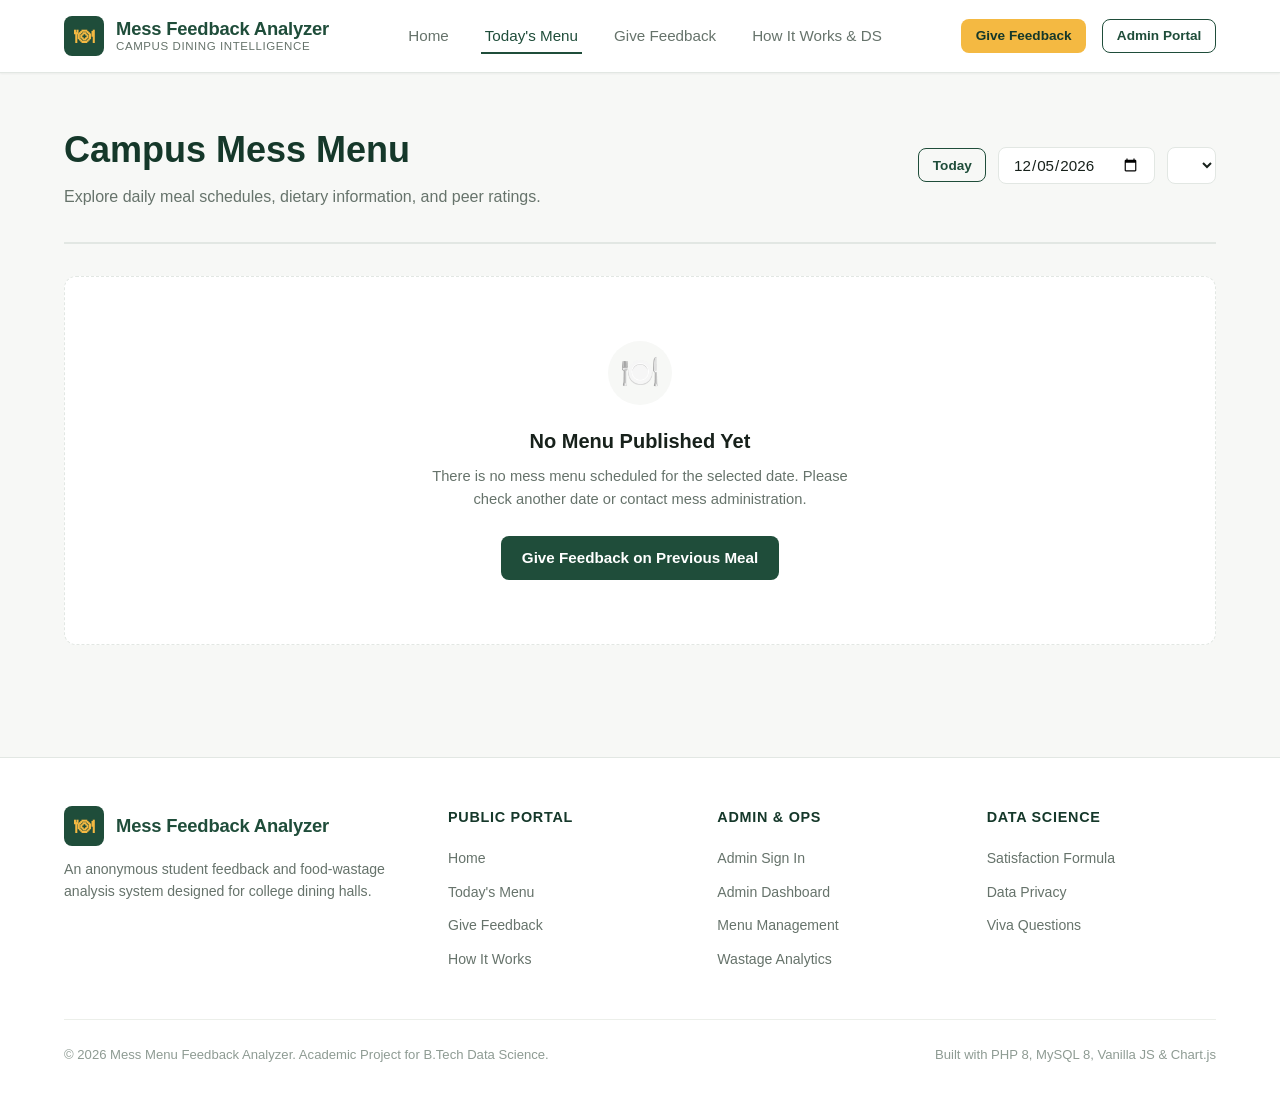
<file: menu.html>
<!DOCTYPE html>
<html lang="en">
<head>
  <meta charset="UTF-8">
  <meta name="viewport" content="width=device-width, initial-scale=1.0">
  <title>Today's Menu | Mess Menu Feedback Analyzer</title>
  <meta name="description" content="View today's college mess schedule, dishes, dietary tags, and ratings across breakfast, lunch, snacks, and dinner.">
  <link rel="stylesheet" href="assets/css/style.css">
  <link rel="stylesheet" href="assets/css/responsive.css">
</head>
<body>

  <!-- Site Navigation Header -->
  <header class="site-header">
    <div class="container header-inner">
      <a href="index.html" class="brand">
        <div class="brand-icon">🍽</div>
        <div class="brand-text">
          <span class="brand-title">Mess Feedback Analyzer</span>
          <span class="brand-tag">Campus Dining Intelligence</span>
        </div>
      </a>

      <ul class="nav-menu">
        <li><a href="index.html" class="nav-link">Home</a></li>
        <li><a href="menu.html" class="nav-link active">Today's Menu</a></li>
        <li><a href="feedback.html" class="nav-link">Give Feedback</a></li>
        <li><a href="about.html" class="nav-link">How It Works & DS</a></li>
      </ul>

      <div class="nav-actions">
        <a href="feedback.html" class="btn btn-accent btn-sm">Give Feedback</a>
        <a href="admin/login.html" class="btn btn-outline btn-sm">Admin Portal</a>
        <button class="mobile-menu-btn" aria-label="Toggle navigation">☰</button>
      </div>
    </div>
  </header>

  <main style="padding: 3rem 0 5rem;">
    <div class="container">
      
      <!-- Top Bar: Title & Date Selector -->
      <div class="menu-header-bar">
        <div>
          <h1 style="font-size: 2.25rem; font-weight: 800; color: var(--color-primary-dark); margin-bottom: 0.35rem;">
            Campus Mess Menu
          </h1>
          <p style="color: var(--color-text-muted); font-size: 1rem;">
            Explore daily meal schedules, dietary information, and peer ratings.
          </p>
        </div>

        <div class="date-selector-wrap">
          <button type="button" class="btn btn-sm btn-outline" id="btn-date-today">Today</button>
          <input type="date" id="menu-date-input" class="form-control" style="width: auto; padding: 0.5rem 0.85rem;">
          <select id="available-dates-select" class="form-control" style="width: auto; padding: 0.5rem 0.85rem;" title="Select from available menu dates"></select>
        </div>
      </div>

      <!-- Meal Selection Tabs -->
      <div class="meal-tabs" id="meal-tabs-container">
        <!-- Rendered dynamically by menu.js: Breakfast, Lunch, Snacks, Dinner -->
      </div>

      <!-- Dynamic Meal Content & Dish Cards -->
      <div id="menu-content-area">
        <!-- Loaded via menu.js from /api/get_menu.php -->
      </div>

    </div>
  </main>

  <!-- Site Footer -->
  <footer class="site-footer">
    <div class="container">
      <div class="footer-grid">
        <div class="footer-brand">
          <a href="index.html" class="brand">
            <div class="brand-icon">🍽</div>
            <div class="brand-text">
              <span class="brand-title">Mess Feedback Analyzer</span>
            </div>
          </a>
          <p>An anonymous student feedback and food-wastage analysis system designed for college dining halls.</p>
        </div>

        <div class="footer-col">
          <h4>Public Portal</h4>
          <ul class="footer-links">
            <li><a href="index.html">Home</a></li>
            <li><a href="menu.html">Today's Menu</a></li>
            <li><a href="feedback.html">Give Feedback</a></li>
            <li><a href="about.html">How It Works</a></li>
          </ul>
        </div>

        <div class="footer-col">
          <h4>Admin & Ops</h4>
          <ul class="footer-links">
            <li><a href="admin/login.html">Admin Sign In</a></li>
            <li><a href="admin/dashboard.html">Admin Dashboard</a></li>
            <li><a href="admin/menu.html">Menu Management</a></li>
            <li><a href="admin/wastage.html">Wastage Analytics</a></li>
          </ul>
        </div>

        <div class="footer-col">
          <h4>Data Science</h4>
          <ul class="footer-links">
            <li><a href="about.html#methodology">Satisfaction Formula</a></li>
            <li><a href="about.html#privacy">Data Privacy</a></li>
            <li><a href="about.html#viva">Viva Questions</a></li>
          </ul>
        </div>
      </div>

      <div class="footer-bottom">
        <div>© 2026 Mess Menu Feedback Analyzer. Academic Project for B.Tech Data Science.</div>
        <div>Built with PHP 8, MySQL 8, Vanilla JS & Chart.js</div>
      </div>
    </div>
  </footer>

  <script src="assets/js/app.js"></script>
  <script src="assets/js/menu.js"></script>
</body>
</html>
</file>
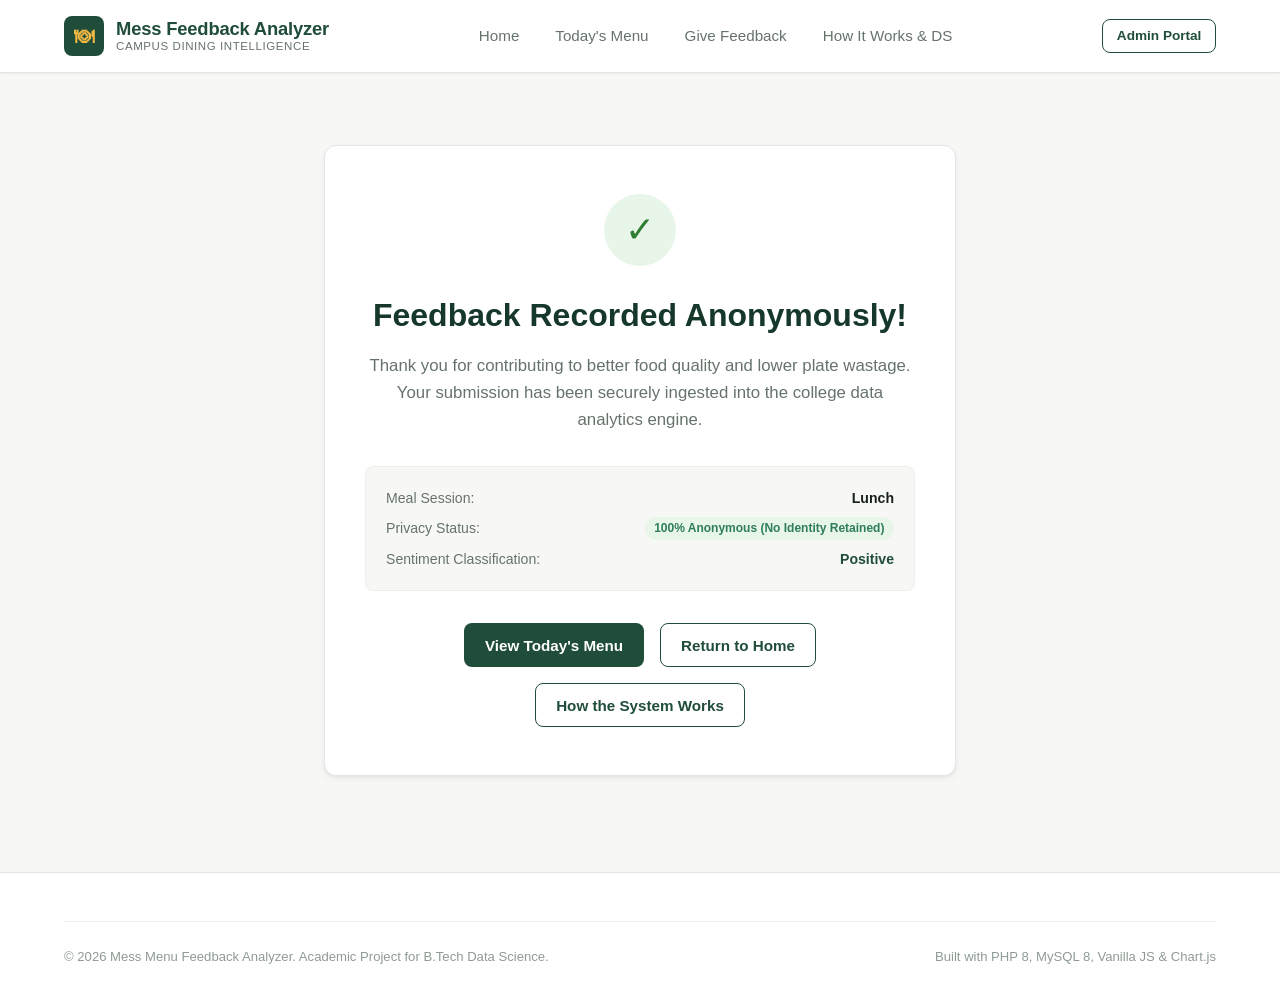
<file: success.html>
<!DOCTYPE html>
<html lang="en">
<head>
  <meta charset="UTF-8">
  <meta name="viewport" content="width=device-width, initial-scale=1.0">
  <title>Feedback Recorded | Mess Menu Feedback Analyzer</title>
  <meta name="description" content="Your anonymous mess feedback has been securely registered in the academic analytics database.">
  <link rel="stylesheet" href="assets/css/style.css">
  <link rel="stylesheet" href="assets/css/responsive.css">
</head>
<body>

  <!-- Site Navigation Header -->
  <header class="site-header">
    <div class="container header-inner">
      <a href="index.html" class="brand">
        <div class="brand-icon">🍽</div>
        <div class="brand-text">
          <span class="brand-title">Mess Feedback Analyzer</span>
          <span class="brand-tag">Campus Dining Intelligence</span>
        </div>
      </a>

      <ul class="nav-menu">
        <li><a href="index.html" class="nav-link">Home</a></li>
        <li><a href="menu.html" class="nav-link">Today's Menu</a></li>
        <li><a href="feedback.html" class="nav-link">Give Feedback</a></li>
        <li><a href="about.html" class="nav-link">How It Works & DS</a></li>
      </ul>

      <div class="nav-actions">
        <a href="admin/login.html" class="btn btn-outline btn-sm">Admin Portal</a>
      </div>
    </div>
  </header>

  <main style="padding: 4.5rem 0 6rem;">
    <div class="container" style="max-width: 680px; text-align: center;">
      
      <div style="background: #FFFFFF; border: 1px solid var(--color-border); border-radius: var(--radius-lg); padding: 3rem 2.5rem; box-shadow: var(--shadow-md);">
        
        <div style="width: 72px; height: 72px; background-color: #E8F5E9; color: #2E7D32; border-radius: var(--radius-pill); display: inline-flex; align-items: center; justify-content: center; font-size: 2.25rem; margin-bottom: 1.5rem;">
          ✓
        </div>

        <h1 style="font-size: 2rem; font-weight: 800; color: var(--color-primary-dark); margin-bottom: 0.75rem;">
          Feedback Recorded Anonymously!
        </h1>

        <p style="color: var(--color-text-muted); font-size: 1.05rem; line-height: 1.6; margin-bottom: 2rem;">
          Thank you for contributing to better food quality and lower plate wastage. Your submission has been securely ingested into the college data analytics engine.
        </p>

        <!-- Dynamic Feedback Summary Badge -->
        <div style="background-color: var(--color-bg); border: 1px solid var(--color-border-subtle); border-radius: var(--radius-md); padding: 1.25rem; margin-bottom: 2rem; text-align: left;">
          <div style="display:flex; justify-content:space-between; margin-bottom:0.5rem; font-size:0.88rem;">
            <span style="color:var(--color-text-muted);">Meal Session:</span>
            <strong id="summary-meal">Lunch</strong>
          </div>
          <div style="display:flex; justify-content:space-between; margin-bottom:0.5rem; font-size:0.88rem;">
            <span style="color:var(--color-text-muted);">Privacy Status:</span>
            <span class="badge badge-success">100% Anonymous (No Identity Retained)</span>
          </div>
          <div style="display:flex; justify-content:space-between; font-size:0.88rem;">
            <span style="color:var(--color-text-muted);">Sentiment Classification:</span>
            <strong id="summary-sentiment" style="color:var(--color-primary);">Positive</strong>
          </div>
        </div>

        <div style="display: flex; gap: 1rem; justify-content: center; flex-wrap: wrap;">
          <a href="menu.html" class="btn btn-primary">View Today's Menu</a>
          <a href="index.html" class="btn btn-outline">Return to Home</a>
          <a href="about.html" class="btn btn-outline">How the System Works</a>
        </div>

      </div>

    </div>
  </main>

  <!-- Site Footer -->
  <footer class="site-footer">
    <div class="container">
      <div class="footer-bottom">
        <div>© 2026 Mess Menu Feedback Analyzer. Academic Project for B.Tech Data Science.</div>
        <div>Built with PHP 8, MySQL 8, Vanilla JS & Chart.js</div>
      </div>
    </div>
  </footer>

  <script src="assets/js/app.js"></script>
  <script>
    document.addEventListener('DOMContentLoaded', () => {
      const urlParams = new URLSearchParams(window.location.search);
      const meal = urlParams.get('meal');
      const sentiment = urlParams.get('sentiment');

      if (meal) {
        document.getElementById('summary-meal').textContent = meal;
      }
      if (sentiment) {
        const sentEl = document.getElementById('summary-sentiment');
        sentEl.textContent = sentiment;
        if (sentiment === 'Positive') sentEl.style.color = '#2E7D5B';
        else if (sentiment === 'Negative') sentEl.style.color = '#DC2626';
        else sentEl.style.color = '#64748B';
      }
    });
  </script>
</body>
</html>
</file>
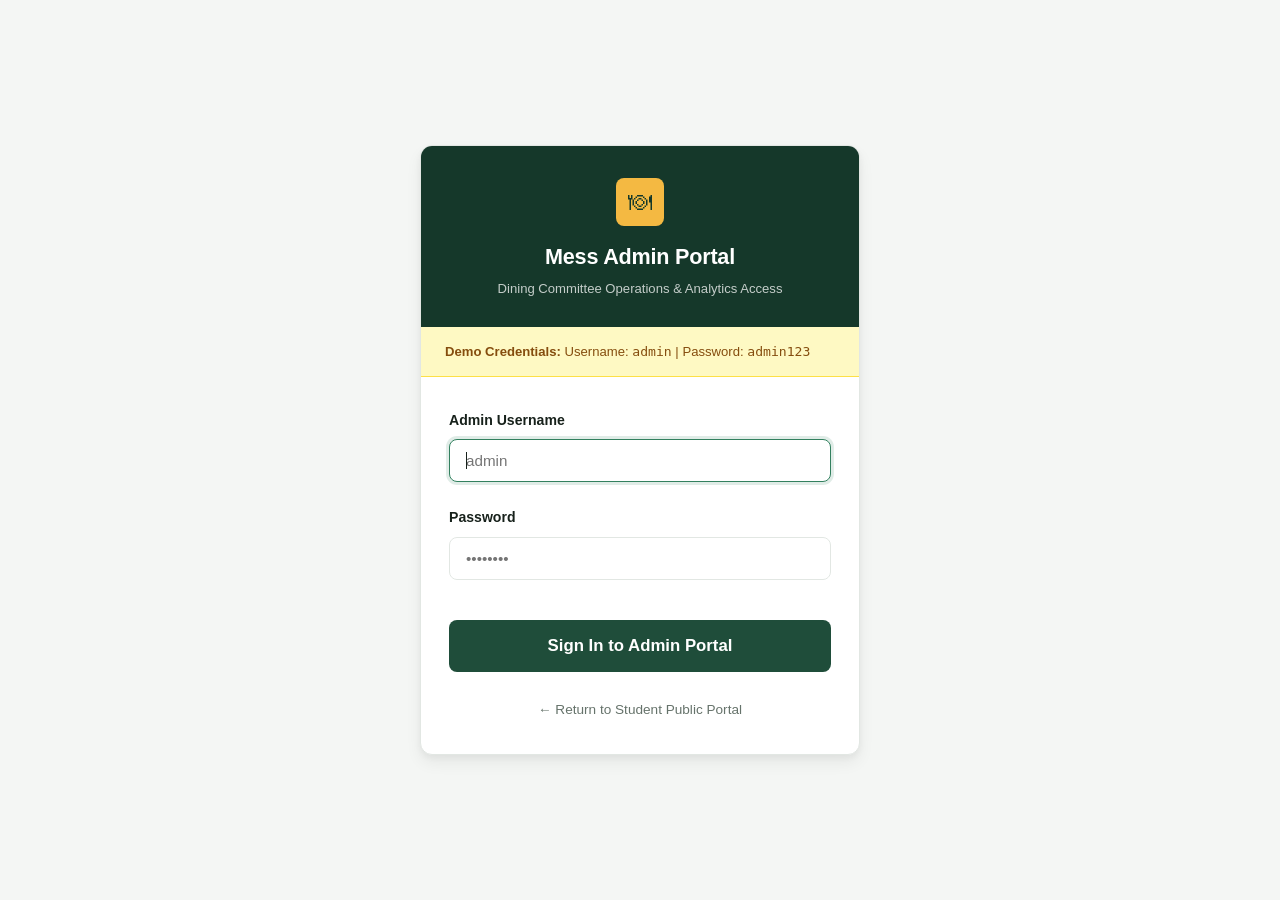
<file: admin/feedback.html>
<!DOCTYPE html>
<html lang="en">
<head>
  <meta charset="UTF-8">
  <meta name="viewport" content="width=device-width, initial-scale=1.0">
  <title>Anonymous Feedback Records | Mess Menu Feedback Analyzer</title>
  <link rel="stylesheet" href="../assets/css/style.css">
  <link rel="stylesheet" href="../assets/css/admin.css">
  <link rel="stylesheet" href="../assets/css/responsive.css">
</head>
<body class="admin-body">

  <!-- Admin Sidebar -->
  <aside class="admin-sidebar">
    <div class="sidebar-header">
      <div class="sidebar-brand-icon">🍽</div>
      <div class="sidebar-brand-text">
        <span class="sidebar-brand-title">Mess Analyzer</span>
        <span class="sidebar-brand-badge">Admin Operations</span>
      </div>
    </div>

    <nav class="sidebar-nav">
      <div class="nav-group-title">Analytics & Operations</div>
      <ul class="sidebar-menu">
        <li class="sidebar-item">
          <a href="dashboard.html" class="sidebar-link">
            <span>📊</span> Dashboard
          </a>
        </li>
        <li class="sidebar-item">
          <a href="menu.html" class="sidebar-link">
            <span>📋</span> Menu Management
          </a>
        </li>
        <li class="sidebar-item">
          <a href="feedback.html" class="sidebar-link active">
            <span>💬</span> Feedback Records
          </a>
        </li>
        <li class="sidebar-item">
          <a href="analytics.html" class="sidebar-link">
            <span>📈</span> Food Quality Analytics
          </a>
        </li>
        <li class="sidebar-item">
          <a href="wastage.html" class="sidebar-link">
            <span>♻️</span> Wastage Analytics
          </a>
        </li>
        <li class="sidebar-item">
          <a href="reports.html" class="sidebar-link">
            <span>📄</span> Reports & CSV Export
          </a>
        </li>
      </ul>
    </nav>

    <div class="sidebar-footer">
      <div class="admin-user-info">
        <div class="admin-avatar">AD</div>
        <div>
          <div class="admin-details-name admin-display-name">Mess Admin</div>
          <div class="admin-details-role">Operations Lead</div>
        </div>
      </div>
      <button type="button" id="admin-logout-btn" class="logout-btn" title="Sign Out">🚪</button>
    </div>
  </aside>

  <!-- Main Content Wrapper -->
  <div class="admin-main">
    
    <!-- Top Bar -->
    <header class="admin-topbar">
      <div class="admin-topbar-left">
        <button type="button" class="sidebar-toggle-btn" aria-label="Toggle navigation drawer">☰</button>
        <div>
          <div class="page-breadcrumb">Operations / Data Ingestion</div>
          <h1 class="page-title-heading">Anonymous Feedback Records</h1>
        </div>
      </div>

      <div class="admin-topbar-right">
        <a href="reports.html" class="btn btn-sm btn-outline">
          Export Anonymous CSV
        </a>
      </div>
    </header>

    <div class="admin-content-area">
      
      <!-- Privacy Banner -->
      <div style="background:#E8F5E9; border-left:4px solid #2E7D5B; padding:1rem 1.25rem; border-radius:0 var(--radius-md) var(--radius-md) 0; margin-bottom:1.5rem; font-size:0.88rem; color:#1B5E20;">
        <strong>Anonymity Guarantee:</strong> As per project privacy architecture, student identities (names, roll numbers, emails) are not collected. All entries represent verified dining hall submissions.
      </div>

      <!-- Filters & Search Toolbar (Section 14) -->
      <div class="table-card">
        <div class="table-toolbar">
          <div class="table-filters" style="width:100%;">
            <input type="text" id="filter-search" class="search-input" placeholder="Search comments or suggestions..." style="min-width:240px; flex:1;">
            
            <select id="filter-meal" class="filter-select">
              <option value="All">All Meals</option>
              <option value="Breakfast">Breakfast</option>
              <option value="Lunch">Lunch</option>
              <option value="Snacks">Snacks</option>
              <option value="Dinner">Dinner</option>
            </select>

            <select id="filter-sentiment" class="filter-select">
              <option value="All">All Sentiments</option>
              <option value="Positive">Positive</option>
              <option value="Neutral">Neutral</option>
              <option value="Negative">Negative</option>
            </select>

            <select id="filter-wastage" class="filter-select">
              <option value="All">All Wastage Levels</option>
              <option value="None">None</option>
              <option value="Very Little">Very Little</option>
              <option value="Some">Some</option>
              <option value="A lot">A lot</option>
            </select>

            <select id="filter-rating" class="filter-select">
              <option value="">All Ratings</option>
              <option value="5">5 Stars</option>
              <option value="4">4 Stars</option>
              <option value="3">3 Stars</option>
              <option value="2">2 Stars</option>
              <option value="1">1 Star</option>
            </select>

            <button type="button" class="btn btn-sm btn-primary" id="btn-apply-filters">Apply Filters</button>
            <button type="button" class="btn btn-sm btn-outline" id="btn-reset-filters">Reset</button>
          </div>
        </div>

        <!-- Feedback Data Table -->
        <div class="table-responsive">
          <table class="data-table">
            <thead>
              <tr>
                <th>Date / Time</th>
                <th>Meal</th>
                <th>Overall</th>
                <th>Taste</th>
                <th>Quality</th>
                <th>Hygiene</th>
                <th>Freshness</th>
                <th>Wastage</th>
                <th>Sentiment</th>
                <th style="min-width: 220px;">Student Comment</th>
                <th style="text-align:right;">Actions</th>
              </tr>
            </thead>
            <tbody id="feedback-tbody">
              <tr>
                <td colspan="11" style="text-align:center; padding:2rem;">
                  <div class="skeleton" style="height:35px; margin-bottom:0.5rem;"></div>
                  <div class="skeleton" style="height:35px;"></div>
                </td>
              </tr>
            </tbody>
          </table>
        </div>

        <!-- Pagination Bar -->
        <div class="pagination-bar">
          <div id="pagination-info">Showing 0 of 0 records</div>
          <div class="pagination-controls" id="pagination-controls">
            <!-- Rendered by JS -->
          </div>
        </div>

      </div>

    </div>
  </div>

  <!-- Detail Inspection Modal -->
  <div class="modal-overlay" id="modal-feedback-detail">
    <div class="modal-box" style="max-width: 680px;">
      <div class="modal-header">
        <h3 class="modal-title">Anonymous Feedback Details</h3>
        <button type="button" class="modal-close-btn" onclick="closeModal('modal-feedback-detail')">✕</button>
      </div>
      <div class="modal-body" id="feedback-detail-body">
        <!-- Rendered by JS -->
      </div>
      <div class="modal-footer">
        <button type="button" class="btn btn-primary" onclick="closeModal('modal-feedback-detail')">Close</button>
      </div>
    </div>
  </div>

  <script src="../assets/js/app.js"></script>
  <script src="../assets/js/admin.js"></script>
  <script>
    let currentPage = 1;

    document.addEventListener('DOMContentLoaded', () => {
      loadFeedbackList(1);

      document.getElementById('btn-apply-filters').addEventListener('click', () => loadFeedbackList(1));
      document.getElementById('btn-reset-filters').addEventListener('click', () => {
        document.getElementById('filter-search').value = '';
        document.getElementById('filter-meal').value = 'All';
        document.getElementById('filter-sentiment').value = 'All';
        document.getElementById('filter-wastage').value = 'All';
        document.getElementById('filter-rating').value = '';
        loadFeedbackList(1);
      });

      document.getElementById('filter-search').addEventListener('keypress', (e) => {
        if (e.key === 'Enter') loadFeedbackList(1);
      });
    });

    async function loadFeedbackList(page = 1) {
      currentPage = page;
      const tbody = document.getElementById('feedback-tbody');
      tbody.innerHTML = '<tr><td colspan="11" style="text-align:center; padding:2rem;"><div class="skeleton" style="height:40px;"></div></td></tr>';

      const search = encodeURIComponent(document.getElementById('filter-search').value.trim());
      const meal = encodeURIComponent(document.getElementById('filter-meal').value);
      const sentiment = encodeURIComponent(document.getElementById('filter-sentiment').value);
      const wastage = encodeURIComponent(document.getElementById('filter-wastage').value);
      const rating = encodeURIComponent(document.getElementById('filter-rating').value);

      const url = `../api/feedback_data.php?page=${page}&limit=12&search=${search}&meal_type=${meal}&sentiment=${sentiment}&wastage_level=${wastage}&rating=${rating}`;
      const res = await apiFetch(url);

      if (!res.success || !res.records || res.records.length === 0) {
        tbody.innerHTML = `<tr><td colspan="11" style="text-align:center; padding:2.5rem; color:var(--color-text-muted);">No feedback records match the specified filters.</td></tr>`;
        document.getElementById('pagination-info').textContent = 'Showing 0 records';
        document.getElementById('pagination-controls').innerHTML = '';
        return;
      }

      let html = '';
      res.records.forEach(r => {
        let sentBadge = 'badge-neutral';
        if (r.sentiment === 'Positive') sentBadge = 'badge-success';
        else if (r.sentiment === 'Negative') sentBadge = 'badge-danger';

        let wasteBadge = 'badge-success';
        if (r.wastage_level === 'A lot') wasteBadge = 'badge-danger';
        else if (r.wastage_level === 'Some') wasteBadge = 'badge-warning';

        html += `
          <tr>
            <td>
              <span style="font-weight:600;">${formatDate(r.menu_date)}</span>
              <span style="font-size:0.75rem; color:var(--color-text-muted); display:block;">${r.created_at.split(' ')[1]}</span>
            </td>
            <td><strong>${escapeHtml(r.meal_type)}</strong></td>
            <td><strong style="color:#D97706;">★ ${r.overall_rating}</strong></td>
            <td>${r.avg_taste ? r.avg_taste : '-'}</td>
            <td>${r.avg_quality ? r.avg_quality : '-'}</td>
            <td>${r.hygiene_rating}</td>
            <td>${r.avg_freshness ? r.avg_freshness : '-'}</td>
            <td><span class="badge ${wasteBadge}">${escapeHtml(r.wastage_level)}</span></td>
            <td><span class="badge ${sentBadge}">${escapeHtml(r.sentiment)}</span></td>
            <td>
              <div style="max-width:280px; overflow:hidden; text-overflow:ellipsis; white-space:nowrap;" title="${escapeHtml(r.comment || 'No comment provided')}">
                ${escapeHtml(r.comment || '—')}
              </div>
            </td>
            <td style="text-align:right;">
              <button type="button" class="btn btn-sm btn-outline" onclick="inspectFeedback(${r.id})" style="padding:0.25rem 0.6rem; font-size:0.78rem;">
                Inspect
              </button>
            </td>
          </tr>
        `;
      });

      tbody.innerHTML = html;

      // Update Pagination
      const p = res.pagination;
      document.getElementById('pagination-info').textContent = `Showing Page ${p.page} of ${p.total_pages} (${p.total} total submissions)`;

      let pagHtml = '';
      pagHtml += `<button type="button" class="page-btn" ${p.page <= 1 ? 'disabled' : ''} onclick="loadFeedbackList(${p.page - 1})">Previous</button>`;
      
      const maxButtons = 5;
      let startP = Math.max(1, p.page - 2);
      let endP = Math.min(p.total_pages, startP + maxButtons - 1);
      if (endP - startP < maxButtons - 1) startP = Math.max(1, endP - maxButtons + 1);

      for (let i = startP; i <= endP; i++) {
        pagHtml += `<button type="button" class="page-btn ${i === p.page ? 'active' : ''}" onclick="loadFeedbackList(${i})">${i}</button>`;
      }

      pagHtml += `<button type="button" class="page-btn" ${p.page >= p.total_pages ? 'disabled' : ''} onclick="loadFeedbackList(${p.page + 1})">Next</button>`;
      document.getElementById('pagination-controls').innerHTML = pagHtml;
    }

    async function inspectFeedback(id) {
      const res = await apiFetch(`../api/feedback_data.php?id=${id}`);
      if (!res.success || !res.feedback) {
        showToast('Failed to load feedback details.', 'error');
        return;
      }

      const fb = res.feedback;
      let html = `
        <div style="display:grid; grid-template-columns:repeat(2, 1fr); gap:1rem; margin-bottom:1.25rem; background:#FAFBF9; padding:1rem; border-radius:var(--radius-md);">
          <div>
            <span style="font-size:0.75rem; color:var(--color-text-muted);">Meal Session:</span>
            <div style="font-weight:700;">${escapeHtml(fb.meal_type)} (${formatDate(fb.menu_date)})</div>
          </div>
          <div>
            <span style="font-size:0.75rem; color:var(--color-text-muted);">Overall & Hygiene:</span>
            <div style="font-weight:700;">Overall: ★ ${fb.overall_rating} / 5 | Hygiene: ★ ${fb.hygiene_rating} / 5</div>
          </div>
          <div>
            <span style="font-size:0.75rem; color:var(--color-text-muted);">Temperature & Portion:</span>
            <div style="font-weight:700;">${escapeHtml(fb.temperature)} | Portion: ${escapeHtml(fb.portion)}</div>
          </div>
          <div>
            <span style="font-size:0.75rem; color:var(--color-text-muted);">Wastage Level:</span>
            <div style="font-weight:700; color:#DC2626;">${escapeHtml(fb.wastage_level)} ${fb.wastage_reason ? '(' + escapeHtml(fb.wastage_reason) + ')' : ''}</div>
          </div>
        </div>

        <h4 style="font-size:0.95rem; font-weight:700; margin-bottom:0.5rem;">Dish-Level Evaluations:</h4>
        <div style="border:1px solid var(--color-border); border-radius:var(--radius-md); overflow:hidden; margin-bottom:1.25rem;">
          <table class="data-table" style="font-size:0.8rem;">
            <thead>
              <tr>
                <th>Dish</th>
                <th>Taste</th>
                <th>Quality</th>
                <th>Freshness</th>
                <th>Quantity</th>
                <th>Repeat?</th>
              </tr>
            </thead>
            <tbody>
      `;

      if (fb.items && fb.items.length > 0) {
        fb.items.forEach(it => {
          html += `
            <tr>
              <td><strong>${escapeHtml(it.item_name)}</strong></td>
              <td>★ ${it.taste_rating}</td>
              <td>★ ${it.quality_rating}</td>
              <td>★ ${it.freshness_rating}</td>
              <td>★ ${it.quantity_rating}</td>
              <td>${escapeHtml(it.repeat_preference)}</td>
            </tr>
          `;
        });
      } else {
        html += `<tr><td colspan="6" style="text-align:center;">No dish-level ratings attached.</td></tr>`;
      }

      html += `
            </tbody>
          </table>
        </div>

        <div style="margin-bottom:1rem;">
          <span style="font-size:0.8rem; font-weight:700; color:var(--color-text-muted); display:block; margin-bottom:0.25rem;">Student Comment:</span>
          <div style="background:#FFFFFF; border:1px solid var(--color-border); padding:0.75rem; border-radius:var(--radius-sm); font-size:0.88rem;">
            ${escapeHtml(fb.comment || 'No specific comment entered.')}
          </div>
        </div>

        <div style="margin-bottom:1rem;">
          <span style="font-size:0.8rem; font-weight:700; color:var(--color-text-muted); display:block; margin-bottom:0.25rem;">Constructive Suggestions:</span>
          <div style="background:#FFFFFF; border:1px solid var(--color-border); padding:0.75rem; border-radius:var(--radius-sm); font-size:0.88rem;">
            ${escapeHtml(fb.suggestion || 'No suggestions entered.')}
          </div>
        </div>

        <div style="display:flex; justify-content:space-between; font-size:0.8rem; color:var(--color-text-muted); border-top:1px solid var(--color-border-subtle); padding-top:0.75rem;">
          <span>Sentiment: <strong>${escapeHtml(fb.sentiment)}</strong> (Score: ${fb.sentiment_score})</span>
          <span>Matched Lexicon: ${escapeHtml(fb.sentiment_analysis?.matched_keywords || 'None')}</span>
        </div>
      `;

      document.getElementById('feedback-detail-body').innerHTML = html;
      openModal('modal-feedback-detail');
    }
  </script>
</body>
</html>
</file>
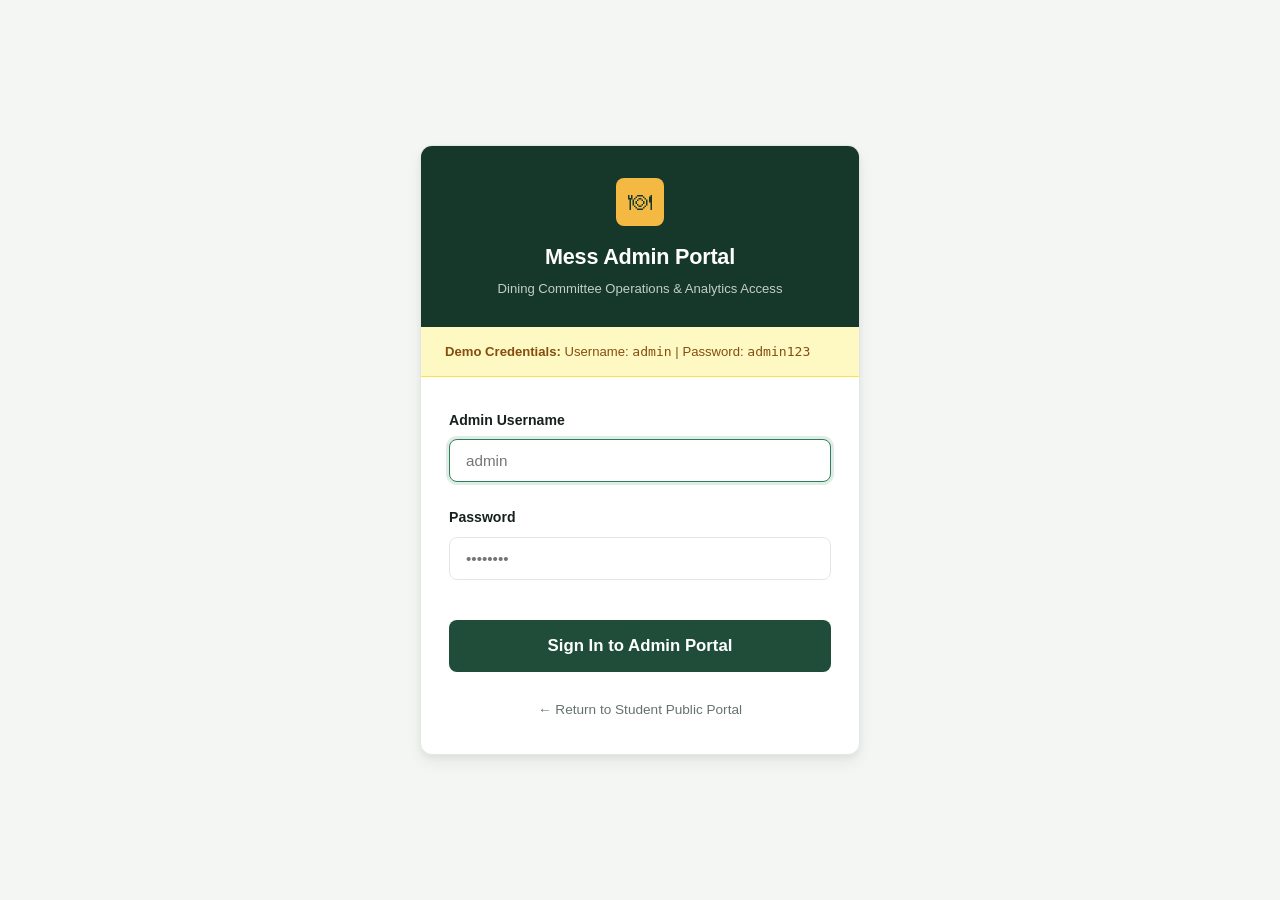
<file: admin/login.html>
<!DOCTYPE html>
<html lang="en">
<head>
  <meta charset="UTF-8">
  <meta name="viewport" content="width=device-width, initial-scale=1.0">
  <title>Admin Portal Login | Mess Menu Feedback Analyzer</title>
  <meta name="description" content="Secure administrative sign in for mess supervisors, head chefs, and college dining committees.">
  <link rel="stylesheet" href="../assets/css/style.css">
  <link rel="stylesheet" href="../assets/css/admin.css">
  <link rel="stylesheet" href="../assets/css/responsive.css">
</head>
<body style="background-color: #F4F6F4; min-height: 100vh; display: flex; align-items: center; justify-content: center; padding: 1.5rem;">

  <div style="max-width: 440px; width: 100%; background: #FFFFFF; border: 1px solid var(--color-border); border-radius: var(--radius-lg); box-shadow: var(--shadow-lg); overflow: hidden;">
    
    <div style="background-color: var(--color-primary-dark); padding: 2rem 2rem 1.75rem; text-align: center; color: #FFFFFF;">
      <div style="width: 48px; height: 48px; background-color: var(--color-accent); color: var(--color-primary-dark); border-radius: var(--radius-md); display: inline-flex; align-items: center; justify-content: center; font-size: 1.5rem; margin-bottom: 0.85rem;">
        🍽
      </div>
      <h1 style="font-size: 1.35rem; font-weight: 800; letter-spacing: -0.01em;">Mess Admin Portal</h1>
      <p style="font-size: 0.82rem; color: rgba(255,255,255,0.75); margin-top: 0.25rem;">
        Dining Committee Operations & Analytics Access
      </p>
    </div>

    <!-- Demo Credentials Notice -->
    <div style="background-color: #FEF9C3; border-bottom: 1px solid #FDE047; padding: 0.85rem 1.5rem; font-size: 0.82rem; color: #854D0E;">
      <strong>Demo Credentials:</strong> Username: <code>admin</code> | Password: <code>admin123</code>
    </div>

    <form id="admin-login-form" style="padding: 2rem 1.75rem;">
      <div class="form-group">
        <label for="username" class="form-label">Admin Username</label>
        <input type="text" id="username" class="form-control" placeholder="admin" required autofocus autocomplete="username">
      </div>

      <div class="form-group">
        <label for="password" class="form-label">Password</label>
        <input type="password" id="password" class="form-control" placeholder="••••••••" required autocomplete="current-password">
      </div>

      <button type="submit" id="btn-login" class="btn btn-primary btn-block btn-lg" style="margin-top: 1rem;">
        Sign In to Admin Portal
      </button>

      <div style="margin-top: 1.5rem; text-align: center;">
        <a href="../index.html" style="font-size: 0.85rem; color: var(--color-text-muted);">
          ← Return to Student Public Portal
        </a>
      </div>
    </form>

  </div>

  <script src="../assets/js/app.js"></script>
  <script>
    document.addEventListener('DOMContentLoaded', () => {
      const form = document.getElementById('admin-login-form');
      const submitBtn = document.getElementById('btn-login');

      form.addEventListener('submit', async (e) => {
        e.preventDefault();
        const username = document.getElementById('username').value.trim();
        const password = document.getElementById('password').value.trim();

        if (!username || !password) {
          showToast('Please enter both username and password.', 'error');
          return;
        }

        submitBtn.disabled = true;
        submitBtn.textContent = 'Verifying credentials...';

        const res = await apiFetch('../api/auth.php?action=login', {
          method: 'POST',
          headers: { 'Content-Type': 'application/json' },
          body: JSON.stringify({ username, password })
        });

        if (res.success) {
          if (res.token) {
            localStorage.setItem('admin_token', res.token);
          }
          showToast('Login successful! Redirecting to dashboard...', 'success');
          setTimeout(() => {
            window.location.href = 'dashboard.html';
          }, 600);
        } else {
          showToast(res.error || 'Invalid credentials.', 'error');
          submitBtn.disabled = false;
          submitBtn.textContent = 'Sign In to Admin Portal';
        }
      });
    });
  </script>
</body>
</html>
</file>
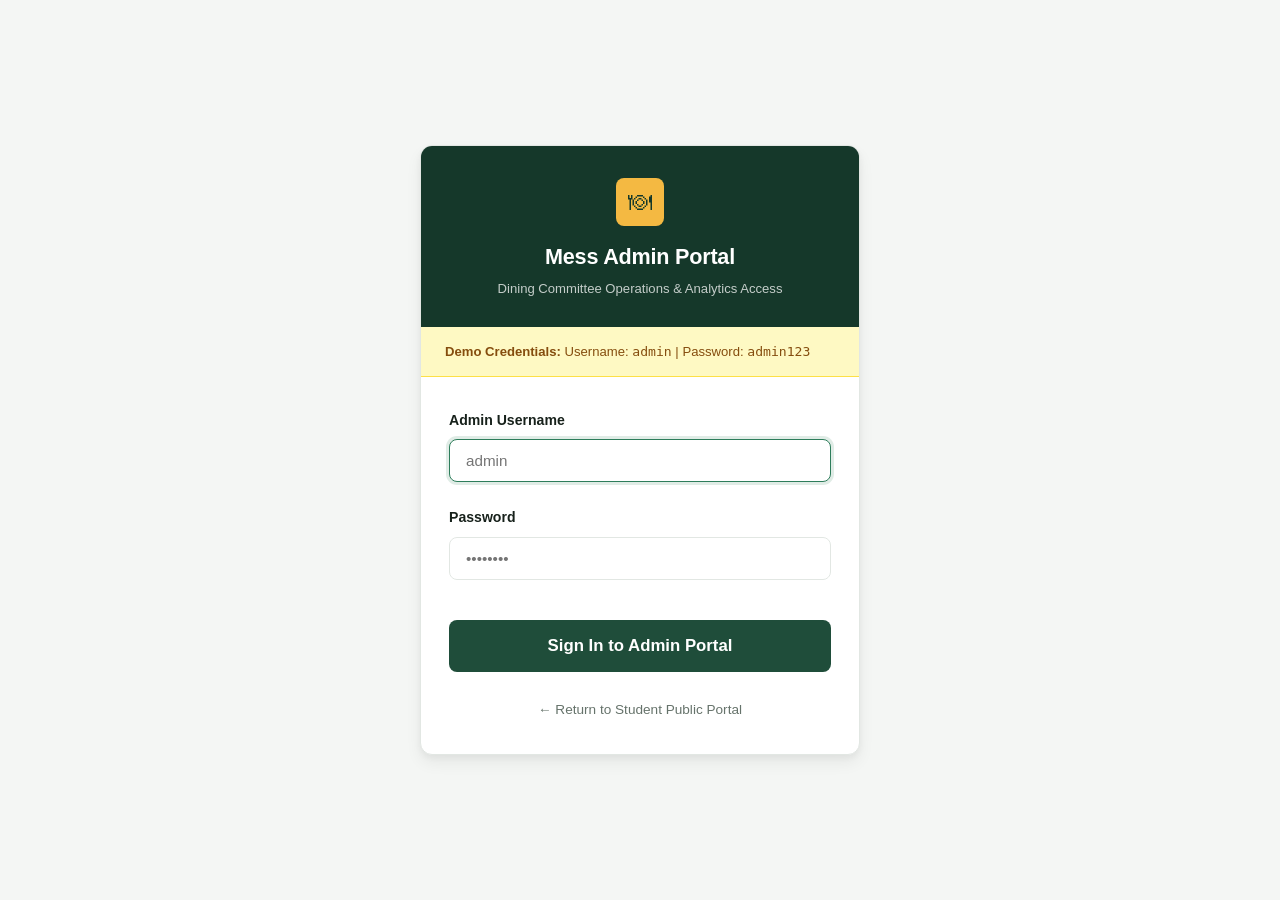
<file: admin/menu.html>
<!DOCTYPE html>
<html lang="en">
<head>
  <meta charset="UTF-8">
  <meta name="viewport" content="width=device-width, initial-scale=1.0">
  <title>Menu Management | Mess Menu Feedback Analyzer</title>
  <link rel="stylesheet" href="../assets/css/style.css">
  <link rel="stylesheet" href="../assets/css/admin.css">
  <link rel="stylesheet" href="../assets/css/responsive.css">
</head>
<body class="admin-body">

  <!-- Admin Sidebar -->
  <aside class="admin-sidebar">
    <div class="sidebar-header">
      <div class="sidebar-brand-icon">🍽</div>
      <div class="sidebar-brand-text">
        <span class="sidebar-brand-title">Mess Analyzer</span>
        <span class="sidebar-brand-badge">Admin Operations</span>
      </div>
    </div>

    <nav class="sidebar-nav">
      <div class="nav-group-title">Analytics & Operations</div>
      <ul class="sidebar-menu">
        <li class="sidebar-item">
          <a href="dashboard.html" class="sidebar-link">
            <span>📊</span> Dashboard
          </a>
        </li>
        <li class="sidebar-item">
          <a href="menu.html" class="sidebar-link active">
            <span>📋</span> Menu Management
          </a>
        </li>
        <li class="sidebar-item">
          <a href="feedback.html" class="sidebar-link">
            <span>💬</span> Feedback Records
          </a>
        </li>
        <li class="sidebar-item">
          <a href="analytics.html" class="sidebar-link">
            <span>📈</span> Food Quality Analytics
          </a>
        </li>
        <li class="sidebar-item">
          <a href="wastage.html" class="sidebar-link">
            <span>♻️</span> Wastage Analytics
          </a>
        </li>
        <li class="sidebar-item">
          <a href="reports.html" class="sidebar-link">
            <span>📄</span> Reports & CSV Export
          </a>
        </li>
      </ul>
    </nav>

    <div class="sidebar-footer">
      <div class="admin-user-info">
        <div class="admin-avatar">AD</div>
        <div>
          <div class="admin-details-name admin-display-name">Mess Admin</div>
          <div class="admin-details-role">Operations Lead</div>
        </div>
      </div>
      <button type="button" id="admin-logout-btn" class="logout-btn" title="Sign Out">🚪</button>
    </div>
  </aside>

  <!-- Main Content Wrapper -->
  <div class="admin-main">
    
    <!-- Top Bar -->
    <header class="admin-topbar">
      <div class="admin-topbar-left">
        <button type="button" class="sidebar-toggle-btn" aria-label="Toggle navigation drawer">☰</button>
        <div>
          <div class="page-breadcrumb">Operations / Schedules</div>
          <h1 class="page-title-heading">Menu Management</h1>
        </div>
      </div>

      <div class="admin-topbar-right">
        <button type="button" class="btn btn-primary btn-sm" onclick="openModal('modal-create-menu')">
          + Create New Meal Menu
        </button>
      </div>
    </header>

    <div class="admin-content-area">
      
      <!-- Date Picker Toolbar -->
      <div style="background:#FFFFFF; border:1px solid var(--color-border); border-radius:var(--radius-lg); padding:1.25rem 1.5rem; margin-bottom:2rem; display:flex; align-items:center; justify-content:space-between; flex-wrap:wrap; gap:1rem;">
        <div>
          <label for="admin-menu-date" style="font-size:0.85rem; font-weight:700; color:var(--color-text-muted); display:block; margin-bottom:0.25rem;">
            Select Schedule Date:
          </label>
          <div style="display:flex; align-items:center; gap:0.5rem;">
            <input type="date" id="admin-menu-date" class="form-control" style="width:auto; padding:0.45rem 0.85rem;">
            <button type="button" class="btn btn-sm btn-outline" id="btn-quick-today">Today</button>
            <button type="button" class="btn btn-sm btn-outline" id="btn-quick-tomorrow">Tomorrow</button>
          </div>
        </div>

        <div style="font-size:0.88rem; color:var(--color-text-muted);">
          Active menu items are visible immediately on the public student portal.
        </div>
      </div>

      <!-- Meal Cards Grid -->
      <div id="admin-menus-grid" style="display:flex; flex-direction:column; gap:2rem;">
        <!-- Loaded by JavaScript from /api/menu_api.php -->
      </div>

    </div>
  </div>

  <!-- MODAL 1: Create New Menu -->
  <div class="modal-overlay" id="modal-create-menu">
    <div class="modal-box">
      <div class="modal-header">
        <h3 class="modal-title">Create Daily Meal Menu</h3>
        <button type="button" class="modal-close-btn" onclick="closeModal('modal-create-menu')">✕</button>
      </div>
      <form id="form-create-menu">
        <div class="modal-body">
          <div class="form-group">
            <label class="form-label">Menu Date</label>
            <input type="date" id="new-menu-date" class="form-control" required>
          </div>
          <div class="form-group">
            <label class="form-label">Meal Session</label>
            <select id="new-meal-type" class="form-control" required>
              <option value="Breakfast">Breakfast</option>
              <option value="Lunch">Lunch</option>
              <option value="Snacks">Snacks</option>
              <option value="Dinner">Dinner</option>
            </select>
          </div>
          <div class="form-group">
            <label class="form-label">Serving Schedule (Time)</label>
            <input type="text" id="new-serving-time" class="form-control" placeholder="E.g., 12:30 PM - 02:30 PM" required>
          </div>
        </div>
        <div class="modal-footer">
          <button type="button" class="btn btn-outline" onclick="closeModal('modal-create-menu')">Cancel</button>
          <button type="submit" class="btn btn-primary">Create Menu</button>
        </div>
      </form>
    </div>
  </div>

  <!-- MODAL 2: Add Dish to Menu -->
  <div class="modal-overlay" id="modal-add-dish">
    <div class="modal-box">
      <div class="modal-header">
        <h3 class="modal-title">Add Dish to Menu</h3>
        <button type="button" class="modal-close-btn" onclick="closeModal('modal-add-dish')">✕</button>
      </div>
      <form id="form-add-dish">
        <input type="hidden" id="add-dish-menu-id">
        <div class="modal-body">
          <div class="form-group">
            <label class="form-label">Dish Name</label>
            <input type="text" id="dish-name" class="form-control" placeholder="E.g., Dal Tadka" required>
          </div>
          <div class="form-group">
            <label class="form-label">Category</label>
            <select id="dish-category" class="form-control" required>
              <option value="Main Course">Main Course</option>
              <option value="Dal/Curry">Dal / Curry</option>
              <option value="Bread/Rice">Bread / Rice</option>
              <option value="Snack">Snack</option>
              <option value="Dessert">Dessert</option>
              <option value="Beverage">Beverage</option>
              <option value="Salad/Side">Salad / Side</option>
            </select>
          </div>
          <div class="form-group">
            <label class="form-label">Dietary Classification</label>
            <select id="dish-is-veg" class="form-control">
              <option value="1">Pure Vegetarian (Veg)</option>
              <option value="0">Non-Vegetarian (Non-Veg)</option>
            </select>
          </div>
          <div class="form-group">
            <label class="form-label">Short Description</label>
            <input type="text" id="dish-description" class="form-control" placeholder="E.g., Toor dal tempered with garlic and cumin">
          </div>
        </div>
        <div class="modal-footer">
          <button type="button" class="btn btn-outline" onclick="closeModal('modal-add-dish')">Cancel</button>
          <button type="submit" class="btn btn-primary">Add Dish</button>
        </div>
      </form>
    </div>
  </div>

  <script src="../assets/js/app.js"></script>
  <script src="../assets/js/admin.js"></script>
  <script>
    document.addEventListener('DOMContentLoaded', () => {
      const dateInput = document.getElementById('admin-menu-date');
      dateInput.value = new Date().toISOString().split('T')[0];

      loadAdminMenus(dateInput.value);

      dateInput.addEventListener('change', () => loadAdminMenus(dateInput.value));

      document.getElementById('btn-quick-today').addEventListener('click', () => {
        const today = new Date().toISOString().split('T')[0];
        dateInput.value = today;
        loadAdminMenus(today);
      });

      document.getElementById('btn-quick-tomorrow').addEventListener('click', () => {
        const tomorrow = new Date(Date.now() + 86400000).toISOString().split('T')[0];
        dateInput.value = tomorrow;
        loadAdminMenus(tomorrow);
      });

      // Handle create menu form
      document.getElementById('form-create-menu').addEventListener('submit', async (e) => {
        e.preventDefault();
        const payload = {
          action: 'create_menu',
          menu_date: document.getElementById('new-menu-date').value,
          meal_type: document.getElementById('new-meal-type').value,
          serving_time: document.getElementById('new-serving-time').value
        };

        const res = await apiFetch('../api/menu_api.php', {
          method: 'POST',
          headers: { 'Content-Type': 'application/json' },
          body: JSON.stringify(payload)
        });

        if (res.success) {
          showToast(res.message, 'success');
          closeModal('modal-create-menu');
          dateInput.value = payload.menu_date;
          loadAdminMenus(payload.menu_date);
        } else {
          showToast(res.error || 'Failed to create menu.', 'error');
        }
      });

      // Handle add dish form
      document.getElementById('form-add-dish').addEventListener('submit', async (e) => {
        e.preventDefault();
        const payload = {
          action: 'add_item',
          menu_id: parseInt(document.getElementById('add-dish-menu-id').value, 10),
          item_name: document.getElementById('dish-name').value,
          category: document.getElementById('dish-category').value,
          is_veg: parseInt(document.getElementById('dish-is-veg').value, 10),
          description: document.getElementById('dish-description').value
        };

        const res = await apiFetch('../api/menu_api.php', {
          method: 'POST',
          headers: { 'Content-Type': 'application/json' },
          body: JSON.stringify(payload)
        });

        if (res.success) {
          showToast(res.message, 'success');
          closeModal('modal-add-dish');
          loadAdminMenus(dateInput.value);
        } else {
          showToast(res.error || 'Failed to add dish.', 'error');
        }
      });
    });

    async function loadAdminMenus(dateStr) {
      const container = document.getElementById('admin-menus-grid');
      container.innerHTML = '<div class="skeleton" style="height: 180px;"></div>';

      const res = await apiFetch(`../api/menu_api.php?date=${dateStr}`);
      if (!res.success || !res.menus || res.menus.length === 0) {
        container.innerHTML = `
          <div class="empty-state">
            <h3 class="empty-title">No Menus Scheduled for ${formatDate(dateStr)}</h3>
            <p class="empty-desc">Click '+ Create New Meal Menu' in the top bar to set up breakfast, lunch, snacks, or dinner for this date.</p>
          </div>
        `;
        return;
      }

      let html = '';
      res.menus.forEach(menu => {
        html += `
          <div class="table-card">
            <div class="table-toolbar" style="background:#FAFBF9;">
              <div style="display:flex; align-items:center; gap:0.85rem;">
                <span class="badge ${menu.status === 'Active' ? 'badge-success' : 'badge-neutral'}">${menu.status}</span>
                <h3 style="font-size:1.25rem; font-weight:800; color:var(--color-primary-dark);">${escapeHtml(menu.meal_type)}</h3>
                <span style="font-size:0.85rem; color:var(--color-text-muted);">🕒 ${escapeHtml(menu.serving_time)}</span>
              </div>
              <div style="display:flex; align-items:center; gap:0.5rem;">
                <button type="button" class="btn btn-sm btn-outline" onclick="openAddDishModal(${menu.id})">
                  + Add Dish
                </button>
                <button type="button" class="btn btn-sm btn-outline" onclick="deleteMenu(${menu.id}, '${menu.meal_type}')" style="color:var(--color-danger); border-color:#FECACA;">
                  Delete
                </button>
              </div>
            </div>

            <div class="table-responsive">
              <table class="data-table">
                <thead>
                  <tr>
                    <th>Dish Name</th>
                    <th>Category</th>
                    <th>Dietary</th>
                    <th>Description</th>
                    <th style="text-align:right;">Actions</th>
                  </tr>
                </thead>
                <tbody>
        `;

        if (!menu.items || menu.items.length === 0) {
          html += `<tr><td colspan="5" style="text-align:center; color:var(--color-text-muted); padding:1.5rem;">No dishes added yet. Click '+ Add Dish' to add items.</td></tr>`;
        } else {
          menu.items.forEach(item => {
            html += `
              <tr>
                <td><strong>${escapeHtml(item.item_name)}</strong></td>
                <td><span class="badge badge-neutral">${escapeHtml(item.category)}</span></td>
                <td>
                  <span class="badge ${item.is_veg == 1 ? 'badge-veg' : 'badge-nonveg'}">
                    ${item.is_veg == 1 ? '● Veg' : '▲ Non-Veg'}
                  </span>
                </td>
                <td style="color:var(--color-text-muted); font-size:0.82rem;">${escapeHtml(item.description || '-')}</td>
                <td style="text-align:right;">
                  <button type="button" class="btn btn-sm btn-outline" onclick="deleteDish(${item.id}, '${escapeHtml(item.item_name)}')" style="padding:0.25rem 0.6rem; font-size:0.75rem; color:var(--color-danger);">
                    Remove
                  </button>
                </td>
              </tr>
            `;
          });
        }

        html += `
                </tbody>
              </table>
            </div>
          </div>
        `;
      });

      container.innerHTML = html;
    }

    function openAddDishModal(menuId) {
      document.getElementById('add-dish-menu-id').value = menuId;
      document.getElementById('dish-name').value = '';
      document.getElementById('dish-description').value = '';
      openModal('modal-add-dish');
    }

    async function deleteDish(itemId, dishName) {
      if (confirm(`Are you sure you want to remove '${dishName}' from this meal?`)) {
        const res = await apiFetch('../api/menu_api.php', {
          method: 'POST',
          headers: { 'Content-Type': 'application/json' },
          body: JSON.stringify({ action: 'delete_item', item_id: itemId })
        });
        if (res.success) {
          showToast('Dish removed.', 'success');
          loadAdminMenus(document.getElementById('admin-menu-date').value);
        } else {
          showToast(res.error || 'Failed to delete dish.', 'error');
        }
      }
    }

    async function deleteMenu(menuId, mealType) {
      if (confirm(`Are you sure you want to delete the entire ${mealType} menu? This will remove all listed dishes.`)) {
        const res = await apiFetch('../api/menu_api.php', {
          method: 'POST',
          headers: { 'Content-Type': 'application/json' },
          body: JSON.stringify({ action: 'delete_menu', menu_id: menuId })
        });
        if (res.success) {
          showToast('Menu deleted.', 'success');
          loadAdminMenus(document.getElementById('admin-menu-date').value);
        } else {
          showToast(res.error || 'Failed to delete menu.', 'error');
        }
      }
    }
  </script>
</body>
</html>
</file>
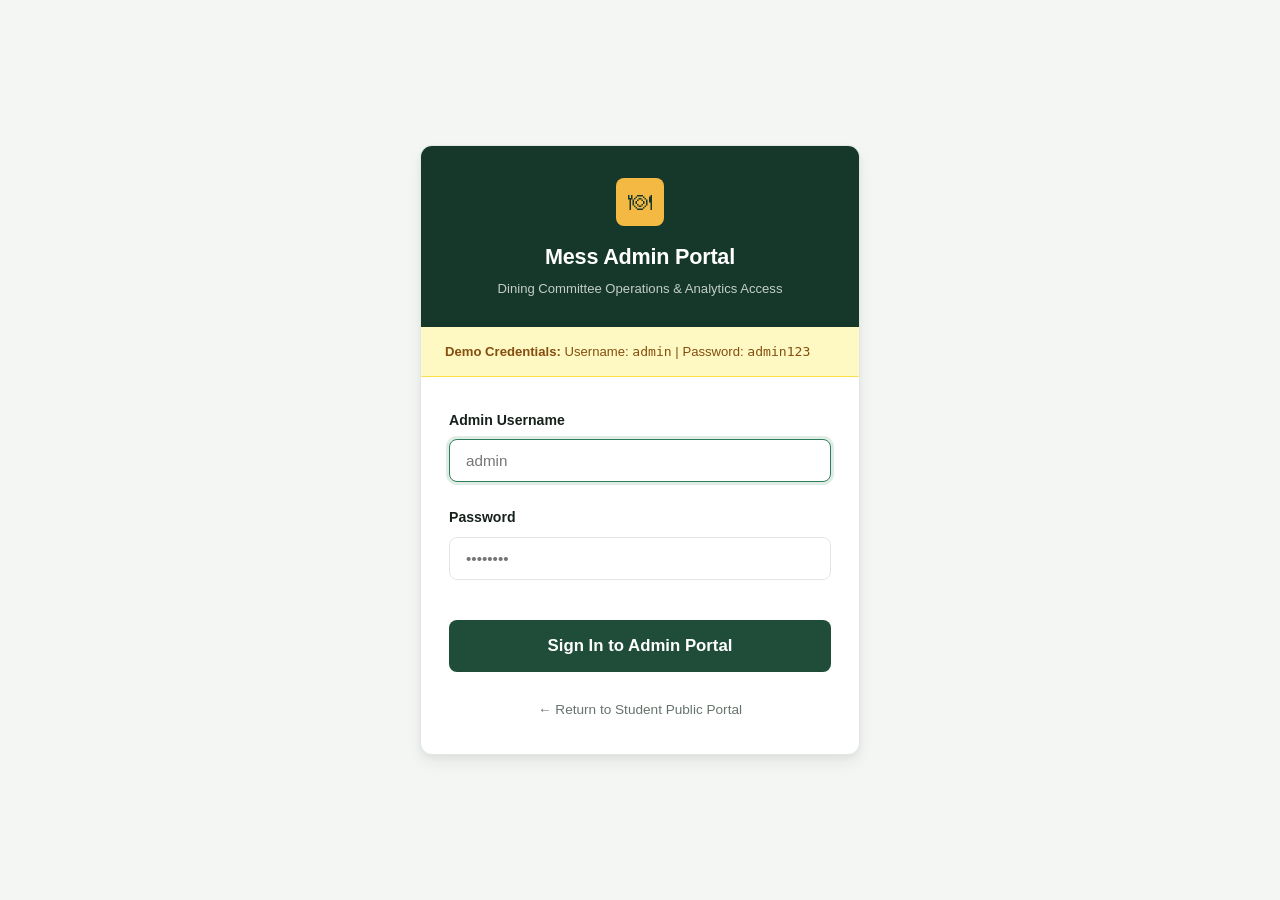
<file: admin/reports.html>
<!DOCTYPE html>
<html lang="en">
<head>
  <meta charset="UTF-8">
  <meta name="viewport" content="width=device-width, initial-scale=1.0">
  <title>Executive Reports & CSV Export | Mess Menu Feedback Analyzer</title>
  <link rel="stylesheet" href="../assets/css/style.css">
  <link rel="stylesheet" href="../assets/css/admin.css">
  <link rel="stylesheet" href="../assets/css/responsive.css">
</head>
<body class="admin-body">

  <!-- Admin Sidebar -->
  <aside class="admin-sidebar">
    <div class="sidebar-header">
      <div class="sidebar-brand-icon">🍽</div>
      <div class="sidebar-brand-text">
        <span class="sidebar-brand-title">Mess Analyzer</span>
        <span class="sidebar-brand-badge">Admin Operations</span>
      </div>
    </div>

    <nav class="sidebar-nav">
      <div class="nav-group-title">Analytics & Operations</div>
      <ul class="sidebar-menu">
        <li class="sidebar-item">
          <a href="dashboard.html" class="sidebar-link">
            <span>📊</span> Dashboard
          </a>
        </li>
        <li class="sidebar-item">
          <a href="menu.html" class="sidebar-link">
            <span>📋</span> Menu Management
          </a>
        </li>
        <li class="sidebar-item">
          <a href="feedback.html" class="sidebar-link">
            <span>💬</span> Feedback Records
          </a>
        </li>
        <li class="sidebar-item">
          <a href="analytics.html" class="sidebar-link">
            <span>📈</span> Food Quality Analytics
          </a>
        </li>
        <li class="sidebar-item">
          <a href="wastage.html" class="sidebar-link">
            <span>♻️</span> Wastage Analytics
          </a>
        </li>
        <li class="sidebar-item">
          <a href="reports.html" class="sidebar-link active">
            <span>📄</span> Reports & CSV Export
          </a>
        </li>
      </ul>
    </nav>

    <div class="sidebar-footer">
      <div class="admin-user-info">
        <div class="admin-avatar">AD</div>
        <div>
          <div class="admin-details-name admin-display-name">Mess Admin</div>
          <div class="admin-details-role">Operations Lead</div>
        </div>
      </div>
      <button type="button" id="admin-logout-btn" class="logout-btn" title="Sign Out">🚪</button>
    </div>
  </aside>

  <!-- Main Content Wrapper -->
  <div class="admin-main">
    
    <!-- Top Bar -->
    <header class="admin-topbar">
      <div class="admin-topbar-left">
        <button type="button" class="sidebar-toggle-btn" aria-label="Toggle navigation drawer">☰</button>
        <div>
          <div class="page-breadcrumb">Operations / Documentation</div>
          <h1 class="page-title-heading">Dining Operations Reports</h1>
        </div>
      </div>

      <div class="admin-topbar-right">
        <button type="button" class="btn btn-accent btn-sm" id="btn-export-csv">
          📥 Download Anonymous CSV
        </button>
      </div>
    </header>

    <div class="admin-content-area">
      
      <!-- Period Selector Controls -->
      <div style="background:#FFFFFF; border:1px solid var(--color-border); border-radius:var(--radius-lg); padding:1.25rem 1.5rem; margin-bottom:2rem; display:flex; align-items:center; justify-content:space-between; flex-wrap:wrap; gap:1rem;">
        <div style="display:flex; align-items:center; gap:0.5rem;">
          <button type="button" class="page-btn report-type-btn" data-type="daily">Daily Report</button>
          <button type="button" class="page-btn report-type-btn" data-type="weekly">Weekly Report</button>
          <button type="button" class="page-btn report-type-btn active" data-type="monthly">Monthly Report (30 Days)</button>
        </div>

        <div style="display:flex; align-items:center; gap:0.5rem;">
          <label for="report-ref-date" style="font-size:0.85rem; font-weight:600; color:var(--color-text-muted);">Anchor Date:</label>
          <input type="date" id="report-ref-date" class="form-control" style="width:auto; padding:0.4rem 0.75rem;">
        </div>
      </div>

      <!-- Report Header Card -->
      <div style="background:#FFFFFF; border:1px solid var(--color-border); border-radius:var(--radius-lg); padding:1.75rem; margin-bottom:2rem; box-shadow:var(--shadow-sm);">
        <div style="display:flex; justify-content:space-between; align-items:flex-start; border-bottom:1px solid var(--color-border-subtle); padding-bottom:1rem; margin-bottom:1.25rem;">
          <div>
            <span class="badge badge-success" style="margin-bottom:0.35rem;">Mess Administrative Audit</span>
            <h2 style="font-size:1.6rem; font-weight:800; color:var(--color-primary-dark);" id="rep-period-title">
              Monthly Dining Operations Report
            </h2>
            <p style="color:var(--color-text-muted); font-size:0.88rem;" id="rep-period-subtitle">
              Period: --
            </p>
          </div>
          <button type="button" class="btn btn-sm btn-outline" onclick="window.print()">
            🖨️ Print Report
          </button>
        </div>

        <!-- Executive Summary Cards -->
        <div class="kpi-grid" style="margin-bottom:1.5rem;">
          <div class="kpi-card">
            <div class="kpi-title">Total Submissions</div>
            <div class="kpi-value" id="rep-total-feedback">--</div>
            <div class="kpi-subtext">Verified responses</div>
          </div>

          <div class="kpi-card">
            <div class="kpi-title">Average Rating</div>
            <div class="kpi-value" id="rep-avg-rating">--</div>
            <div class="kpi-subtext">Overall 1-5 scale</div>
          </div>

          <div class="kpi-card">
            <div class="kpi-title">Satisfaction Index</div>
            <div class="kpi-value" id="rep-satisfaction">--</div>
            <div class="kpi-subtext">Weighted formula</div>
          </div>

          <div class="kpi-card">
            <div class="kpi-title">Wastage Rate</div>
            <div class="kpi-value" id="rep-wastage-rate" style="color:#DC2626;">--</div>
            <div class="kpi-subtext" id="rep-waste-count-sub">-- high waste meals</div>
          </div>

          <div class="kpi-card">
            <div class="kpi-title">Highest Rated Dish</div>
            <div class="kpi-value" id="rep-top-dish" style="font-size:1.2rem; line-height:1.2;">--</div>
            <div class="kpi-subtext" id="rep-top-dish-score">Score: --</div>
          </div>

          <div class="kpi-card">
            <div class="kpi-title">Lowest Rated Dish</div>
            <div class="kpi-value" id="rep-bottom-dish" style="font-size:1.2rem; line-height:1.2; color:#DC2626;">--</div>
            <div class="kpi-subtext" id="rep-bottom-dish-score">Score: --</div>
          </div>
        </div>

        <!-- Sentiment & Wastage Root Causes Grid -->
        <div class="charts-grid-2col" style="margin-bottom:1.5rem;">
          <!-- Sentiment Breakdown -->
          <div style="background:#FAFBF9; border:1px solid var(--color-border); border-radius:var(--radius-md); padding:1.25rem;">
            <h3 style="font-size:1rem; font-weight:700; color:var(--color-primary-dark); margin-bottom:1rem;">
              Sentiment Distribution
            </h3>
            <div style="display:flex; flex-direction:column; gap:0.75rem;" id="rep-sentiment-bars">
              <!-- Rendered by JS -->
            </div>
          </div>

          <!-- Top Complaints / Wastage Reasons -->
          <div style="background:#FAFBF9; border:1px solid var(--color-border); border-radius:var(--radius-md); padding:1.25rem;">
            <h3 style="font-size:1rem; font-weight:700; color:var(--color-primary-dark); margin-bottom:1rem;">
              Primary Complaints & Wastage Reasons
            </h3>
            <ul style="list-style:none; display:flex; flex-direction:column; gap:0.6rem;" id="rep-complaints-list">
              <!-- Rendered by JS -->
            </ul>
          </div>
        </div>

        <!-- Meal Breakdown Table -->
        <h3 style="font-size:1.05rem; font-weight:800; color:var(--color-primary-dark); margin-bottom:0.75rem;">
          Meal Session Performance Summary
        </h3>
        <div class="table-responsive" style="margin-bottom:1.5rem;">
          <table class="data-table">
            <thead>
              <tr>
                <th>Meal Session</th>
                <th>Total Reviews</th>
                <th>Average Rating</th>
                <th>Wastage Incidents</th>
                <th>Status Assessment</th>
              </tr>
            </thead>
            <tbody id="rep-meal-breakdown-tbody">
              <!-- Rendered by JS -->
            </tbody>
          </table>
        </div>

        <!-- Student Suggestions -->
        <h3 style="font-size:1.05rem; font-weight:800; color:var(--color-primary-dark); margin-bottom:0.75rem;">
          Key Constructive Student Suggestions
        </h3>
        <div id="rep-suggestions-grid" style="display:grid; grid-template-columns:repeat(auto-fit, minmax(280px, 1fr)); gap:1rem;">
          <!-- Rendered by JS -->
        </div>

      </div>

    </div>
  </div>

  <script src="../assets/js/app.js"></script>
  <script src="../assets/js/admin.js"></script>
  <script>
    let currentReportType = 'monthly';

    document.addEventListener('DOMContentLoaded', () => {
      const dateInput = document.getElementById('report-ref-date');
      dateInput.value = new Date().toISOString().split('T')[0];

      loadReportData();

      // Period buttons
      document.querySelectorAll('.report-type-btn').forEach(btn => {
        btn.addEventListener('click', () => {
          document.querySelectorAll('.report-type-btn').forEach(b => b.classList.remove('active'));
          btn.classList.add('active');
          currentReportType = btn.dataset.type;
          loadReportData();
        });
      });

      dateInput.addEventListener('change', () => loadReportData());

      // Export CSV button
      document.getElementById('btn-export-csv').addEventListener('click', () => {
        const refDate = document.getElementById('report-ref-date').value;
        window.location.href = `../api/reports.php?export=csv&type=${currentReportType}&date=${refDate}`;
      });
    });

    async function loadReportData() {
      const refDate = document.getElementById('report-ref-date').value;
      const res = await apiFetch(`../api/reports.php?type=${currentReportType}&date=${refDate}`);

      if (!res.success) {
        showToast(res.error || 'Failed to load report data.', 'error');
        return;
      }

      document.getElementById('rep-period-title').textContent = res.period_label;
      document.getElementById('rep-period-subtitle').textContent = `Date Range: ${formatDate(res.start_date)} to ${formatDate(res.end_date)}`;

      const s = res.summary;
      document.getElementById('rep-total-feedback').textContent = s.total_feedback;
      document.getElementById('rep-avg-rating').textContent = `${s.average_rating} / 5.0`;
      document.getElementById('rep-satisfaction').textContent = `${s.satisfaction_pct}%`;
      document.getElementById('rep-wastage-rate').textContent = `${s.wastage_rate}%`;
      document.getElementById('rep-waste-count-sub').textContent = `${s.significant_waste} high waste incidents`;

      document.getElementById('rep-top-dish').textContent = s.most_liked_dish;
      document.getElementById('rep-top-dish-score').textContent = `Score: ${s.most_liked_score} / 5.0`;
      document.getElementById('rep-bottom-dish').textContent = s.least_liked_dish;
      document.getElementById('rep-bottom-dish-score').textContent = `Score: ${s.least_liked_score} / 5.0`;

      // Sentiment bars
      const sent = s.sentiment;
      document.getElementById('rep-sentiment-bars').innerHTML = `
        <div>
          <div style="display:flex; justify-content:space-between; font-size:0.82rem; margin-bottom:0.25rem;">
            <span>Positive Feedback</span>
            <strong>${sent.positive} (${sent.pos_pct}%)</strong>
          </div>
          <div style="background:#E2E8F0; height:8px; border-radius:4px; overflow:hidden;">
            <div style="background:#2E7D5B; height:100%; width:${sent.pos_pct}%;"></div>
          </div>
        </div>

        <div>
          <div style="display:flex; justify-content:space-between; font-size:0.82rem; margin-bottom:0.25rem;">
            <span>Neutral / Standard</span>
            <strong>${sent.neutral} (${sent.neu_pct}%)</strong>
          </div>
          <div style="background:#E2E8F0; height:8px; border-radius:4px; overflow:hidden;">
            <div style="background:#94A3B8; height:100%; width:${sent.neu_pct}%;"></div>
          </div>
        </div>

        <div>
          <div style="display:flex; justify-content:space-between; font-size:0.82rem; margin-bottom:0.25rem;">
            <span>Negative Feedback</span>
            <strong>${sent.negative} (${sent.neg_pct}%)</strong>
          </div>
          <div style="background:#E2E8F0; height:8px; border-radius:4px; overflow:hidden;">
            <div style="background:#DC2626; height:100%; width:${sent.neg_pct}%;"></div>
          </div>
        </div>
      `;

      // Complaints list
      let compHtml = '';
      if (!res.main_complaints || res.main_complaints.length === 0) {
        compHtml = '<li style="font-size:0.85rem; color:var(--color-text-muted);">No complaints recorded for this period.</li>';
      } else {
        res.main_complaints.forEach(c => {
          compHtml += `
            <li style="display:flex; justify-content:space-between; font-size:0.85rem; padding:0.4rem 0.6rem; background:#FFFFFF; border:1px solid var(--color-border); border-radius:var(--radius-sm);">
              <span>${escapeHtml(c.wastage_reason)}</span>
              <strong>${c.incident_count} reports</strong>
            </li>
          `;
        });
      }
      document.getElementById('rep-complaints-list').innerHTML = compHtml;

      // Meal Breakdown
      let mealHtml = '';
      res.meal_breakdown.forEach(mb => {
        const rating = parseFloat(mb.avg_rating);
        let status = '<span class="badge badge-success">Good Quality</span>';
        if (rating < 3.0) status = '<span class="badge badge-danger">Needs Review</span>';
        else if (rating < 3.5) status = '<span class="badge badge-warning">Moderate</span>';

        mealHtml += `
          <tr>
            <td><strong>${escapeHtml(mb.meal_type)}</strong></td>
            <td>${mb.reviews}</td>
            <td>★ ${mb.avg_rating}</td>
            <td>${mb.high_waste}</td>
            <td>${status}</td>
          </tr>
        `;
      });
      document.getElementById('rep-meal-breakdown-tbody').innerHTML = mealHtml;

      // Suggestions
      let suggHtml = '';
      if (!res.suggestions || res.suggestions.length === 0) {
        suggHtml = '<p class="empty-desc" style="grid-column:1/-1;">No student suggestions recorded for this period.</p>';
      } else {
        res.suggestions.forEach(sg => {
          suggHtml += `
            <div style="background:#FFFFFF; border:1px solid var(--color-border); border-radius:var(--radius-md); padding:1rem; font-size:0.85rem;">
              <div style="font-size:0.75rem; color:var(--color-text-muted); margin-bottom:0.35rem; display:flex; justify-content:space-between;">
                <span>${escapeHtml(sg.meal_type)}</span>
                <span>${formatDate(sg.fb_date)}</span>
              </div>
              <p style="color:var(--color-text); font-style:italic;">"${escapeHtml(sg.suggestion)}"</p>
            </div>
          `;
        });
      }
      document.getElementById('rep-suggestions-grid').innerHTML = suggHtml;
    }
  </script>
</body>
</html>
</file>
<file: assets/css/style.css>
/* ==========================================================================
   Mess Menu Feedback Analyzer
   Design System & Main Stylesheet
   Tailored for College University Portal Aesthetic
   ========================================================================== */

:root {
  --color-primary: #1F4D3A;
  --color-primary-dark: #15382A;
  --color-primary-light: #2E7D5B;
  --color-primary-subtle: #E8F2EC;
  --color-accent: #F4B942;
  --color-accent-hover: #E0A632;
  --color-accent-subtle: #FEF7E9;
  --color-bg: #F7F8F6;
  --color-surface: #FFFFFF;
  --color-border: #E2E7E3;
  --color-border-subtle: #ECEFEA;
  --color-text: #17211B;
  --color-text-muted: #66736B;
  --color-text-light: #8E9B93;

  --color-success: #2E7D5B;
  --color-success-bg: #E8F5E9;
  --color-warning: #D97706;
  --color-warning-bg: #FFFBEB;
  --color-danger: #C53030;
  --color-danger-bg: #FEF2F2;
  --color-info: #2B6CB0;
  --color-info-bg: #EBF8FF;

  --font-family: -apple-system, BlinkMacSystemFont, "Segoe UI", Roboto, "Helvetica Neue", Arial, sans-serif;
  --font-heading: -apple-system, BlinkMacSystemFont, "Segoe UI", Roboto, "Helvetica Neue", Arial, sans-serif;

  --radius-sm: 4px;
  --radius-md: 8px;
  --radius-lg: 12px;
  --radius-pill: 9999px;

  --shadow-sm: 0 1px 2px rgba(0, 0, 0, 0.05);
  --shadow-md: 0 3px 6px rgba(0, 0, 0, 0.05), 0 1px 3px rgba(0, 0, 0, 0.04);
  --shadow-lg: 0 8px 16px rgba(0, 0, 0, 0.06), 0 3px 6px rgba(0, 0, 0, 0.04);

  --transition-fast: 150ms ease;
  --transition-normal: 250ms ease;
  --container-max: 1200px;
}

/* Global Reset */
*, *::before, *::after {
  box-sizing: border-box;
  margin: 0;
  padding: 0;
}

html {
  font-size: 16px;
  scroll-behavior: smooth;
}

body {
  font-family: var(--font-family);
  background-color: var(--color-bg);
  color: var(--color-text);
  line-height: 1.6;
  -webkit-font-smoothing: antialiased;
  min-height: 100vh;
  display: flex;
  flex-direction: column;
}

a {
  color: var(--color-primary-light);
  text-decoration: none;
  transition: color var(--transition-fast);
}

a:hover {
  color: var(--color-primary);
}

img {
  max-width: 100%;
  display: block;
}

button, input, select, textarea {
  font-family: inherit;
  font-size: inherit;
}

.container {
  width: 100%;
  max-width: var(--container-max);
  margin-left: auto;
  margin-right: auto;
  padding-left: 1.5rem;
  padding-right: 1.5rem;
}

/* Header & Navigation */
.site-header {
  background-color: var(--color-surface);
  border-bottom: 1px solid var(--color-border);
  position: sticky;
  top: 0;
  z-index: 1000;
  box-shadow: var(--shadow-sm);
}

.header-inner {
  display: flex;
  align-items: center;
  justify-content: space-between;
  height: 72px;
}

.brand {
  display: flex;
  align-items: center;
  gap: 0.75rem;
  color: var(--color-primary);
  font-weight: 700;
  font-size: 1.15rem;
  text-decoration: none;
}

.brand-icon {
  width: 40px;
  height: 40px;
  background-color: var(--color-primary);
  color: var(--color-accent);
  border-radius: var(--radius-md);
  display: flex;
  align-items: center;
  justify-content: center;
  font-size: 1.25rem;
}

.brand-text {
  display: flex;
  flex-direction: column;
  line-height: 1.2;
}

.brand-title {
  color: var(--color-primary);
  font-weight: 800;
  letter-spacing: -0.01em;
}

.brand-tag {
  font-size: 0.72rem;
  color: var(--color-text-muted);
  font-weight: 500;
  text-transform: uppercase;
  letter-spacing: 0.05em;
}

.nav-menu {
  display: flex;
  align-items: center;
  list-style: none;
  gap: 1.75rem;
}

.nav-link {
  color: var(--color-text-muted);
  font-weight: 500;
  font-size: 0.95rem;
  padding: 0.5rem 0.25rem;
  border-bottom: 2px solid transparent;
  transition: all var(--transition-fast);
}

.nav-link:hover, .nav-link.active {
  color: var(--color-primary);
  border-bottom-color: var(--color-primary);
}

.nav-actions {
  display: flex;
  align-items: center;
  gap: 1rem;
}

.mobile-menu-btn {
  display: none;
  background: none;
  border: 1px solid var(--color-border);
  padding: 0.5rem;
  border-radius: var(--radius-md);
  cursor: pointer;
  color: var(--color-primary);
}

/* Buttons */
.btn {
  display: inline-flex;
  align-items: center;
  justify-content: center;
  gap: 0.5rem;
  font-weight: 600;
  font-size: 0.95rem;
  padding: 0.65rem 1.25rem;
  border-radius: var(--radius-md);
  cursor: pointer;
  border: 1px solid transparent;
  transition: all var(--transition-fast);
  line-height: 1.4;
  text-decoration: none;
}

.btn-primary {
  background-color: var(--color-primary);
  color: #FFFFFF;
}

.btn-primary:hover {
  background-color: var(--color-primary-dark);
  color: #FFFFFF;
}

.btn-accent {
  background-color: var(--color-accent);
  color: var(--color-primary-dark);
  font-weight: 700;
}

.btn-accent:hover {
  background-color: var(--color-accent-hover);
  color: var(--color-primary-dark);
}

.btn-outline {
  background-color: transparent;
  color: var(--color-primary);
  border-color: var(--color-primary);
}

.btn-outline:hover {
  background-color: var(--color-primary-subtle);
  color: var(--color-primary);
}

.btn-sm {
  padding: 0.4rem 0.85rem;
  font-size: 0.85rem;
}

.btn-lg {
  padding: 0.85rem 1.75rem;
  font-size: 1.05rem;
}

.btn-block {
  width: 100%;
}

/* Badges & Tags */
.badge {
  display: inline-flex;
  align-items: center;
  gap: 0.35rem;
  font-size: 0.75rem;
  font-weight: 600;
  padding: 0.2rem 0.6rem;
  border-radius: var(--radius-pill);
  line-height: 1.3;
}

.badge-veg {
  background-color: #E8F5E9;
  color: #2E7D32;
  border: 1px solid #A5D6A7;
}

.badge-nonveg {
  background-color: #FFEBEE;
  color: #C62828;
  border: 1px solid #EF9A9A;
}

.badge-success {
  background-color: var(--color-success-bg);
  color: var(--color-success);
}

.badge-warning {
  background-color: var(--color-warning-bg);
  color: var(--color-warning);
}

.badge-danger {
  background-color: var(--color-danger-bg);
  color: var(--color-danger);
}

.badge-info {
  background-color: var(--color-info-bg);
  color: var(--color-info);
}

.badge-neutral {
  background-color: #F3F4F6;
  color: #4B5563;
}

/* Hero Section */
.hero-section {
  padding: 4.5rem 0 3.5rem;
  background: linear-gradient(180deg, #FFFFFF 0%, var(--color-bg) 100%);
  border-bottom: 1px solid var(--color-border);
}

.hero-grid {
  display: grid;
  grid-template-columns: 1.15fr 0.85fr;
  gap: 3.5rem;
  align-items: center;
}

.hero-tag {
  display: inline-flex;
  align-items: center;
  gap: 0.5rem;
  font-size: 0.82rem;
  font-weight: 700;
  color: var(--color-primary);
  background-color: var(--color-primary-subtle);
  padding: 0.35rem 0.85rem;
  border-radius: var(--radius-pill);
  margin-bottom: 1.25rem;
  border: 1px solid #C8DFD2;
}

.hero-title {
  font-size: 2.85rem;
  font-weight: 800;
  line-height: 1.15;
  color: var(--color-primary-dark);
  margin-bottom: 1.25rem;
  letter-spacing: -0.02em;
}

.hero-subtitle {
  font-size: 1.12rem;
  color: var(--color-text-muted);
  line-height: 1.65;
  margin-bottom: 2rem;
  max-width: 540px;
}

.hero-ctas {
  display: flex;
  align-items: center;
  gap: 1rem;
  flex-wrap: wrap;
  margin-bottom: 2.5rem;
}

.hero-guarantee {
  display: flex;
  align-items: center;
  gap: 0.6rem;
  font-size: 0.85rem;
  color: var(--color-text-muted);
}

.hero-guarantee svg {
  color: var(--color-primary);
}

/* Hero Dashboard Preview Card */
.preview-card {
  background: var(--color-surface);
  border: 1px solid var(--color-border);
  border-radius: var(--radius-lg);
  box-shadow: var(--shadow-lg);
  padding: 1.75rem;
  position: relative;
}

.preview-header {
  display: flex;
  align-items: center;
  justify-content: space-between;
  border-bottom: 1px solid var(--color-border-subtle);
  padding-bottom: 1rem;
  margin-bottom: 1.25rem;
}

.preview-title {
  font-size: 0.95rem;
  font-weight: 700;
  color: var(--color-primary);
  display: flex;
  align-items: center;
  gap: 0.5rem;
}

.preview-badge {
  font-size: 0.72rem;
  background-color: #E2E8F0;
  color: #334155;
  padding: 0.15rem 0.5rem;
  border-radius: var(--radius-pill);
  font-weight: 600;
}

.preview-metrics-grid {
  display: grid;
  grid-template-columns: repeat(2, 1fr);
  gap: 1rem;
  margin-bottom: 1.25rem;
}

.preview-metric-box {
  background-color: var(--color-bg);
  border: 1px solid var(--color-border-subtle);
  border-radius: var(--radius-md);
  padding: 1rem;
}

.metric-label {
  font-size: 0.75rem;
  font-weight: 600;
  color: var(--color-text-muted);
  text-transform: uppercase;
  letter-spacing: 0.04em;
  margin-bottom: 0.35rem;
}

.metric-value {
  font-size: 1.6rem;
  font-weight: 800;
  color: var(--color-text);
  line-height: 1.1;
}

.metric-sub {
  font-size: 0.75rem;
  color: var(--color-text-muted);
  margin-top: 0.25rem;
}

.preview-highlight {
  background-color: var(--color-primary-subtle);
  border-left: 3px solid var(--color-primary);
  padding: 0.85rem 1rem;
  border-radius: 0 var(--radius-md) var(--radius-md) 0;
  font-size: 0.85rem;
  color: var(--color-primary-dark);
}

/* Feature Cards Section */
.features-section {
  padding: 5rem 0;
}

.section-head {
  text-align: center;
  max-width: 680px;
  margin: 0 auto 3.5rem;
}

.section-tag {
  font-size: 0.8rem;
  font-weight: 700;
  text-transform: uppercase;
  letter-spacing: 0.08em;
  color: var(--color-primary-light);
  margin-bottom: 0.5rem;
  display: block;
}

.section-title {
  font-size: 2.15rem;
  font-weight: 800;
  color: var(--color-primary-dark);
  letter-spacing: -0.01em;
  line-height: 1.25;
  margin-bottom: 0.85rem;
}

.section-desc {
  font-size: 1.05rem;
  color: var(--color-text-muted);
}

.cards-grid {
  display: grid;
  grid-template-columns: repeat(3, 1fr);
  gap: 2rem;
}

.feature-card {
  background: var(--color-surface);
  border: 1px solid var(--color-border);
  border-radius: var(--radius-lg);
  padding: 2.25rem 1.75rem;
  box-shadow: var(--shadow-sm);
  transition: all var(--transition-normal);
  display: flex;
  flex-direction: column;
}

.feature-card:hover {
  transform: translateY(-4px);
  box-shadow: var(--shadow-md);
  border-color: #CCD6CF;
}

.feature-card-header {
  display: flex;
  align-items: center;
  gap: 1rem;
  margin-bottom: 1rem;
}

.feature-icon-wrapper {
  width: 50px;
  height: 50px;
  border-radius: var(--radius-md);
  background-color: var(--color-primary-subtle);
  color: var(--color-primary);
  display: flex;
  align-items: center;
  justify-content: center;
  margin-bottom: 0;
  flex-shrink: 0;
  font-size: 1.45rem;
}

.feature-title {
  font-size: 1.25rem;
  font-weight: 700;
  color: var(--color-text);
  margin-bottom: 0;
  line-height: 1.25;
}

.feature-desc {
  font-size: 0.95rem;
  color: var(--color-text-muted);
  line-height: 1.6;
}

/* How It Works Section */
.workflow-section {
  padding: 5rem 0;
  background-color: var(--color-surface);
  border-top: 1px solid var(--color-border);
  border-bottom: 1px solid var(--color-border);
}

.workflow-steps {
  display: grid;
  grid-template-columns: repeat(4, 1fr);
  gap: 1.5rem;
  position: relative;
}

.workflow-step {
  background: var(--color-bg);
  border: 1px solid var(--color-border-subtle);
  border-radius: var(--radius-md);
  padding: 1.75rem 1.25rem;
  text-align: center;
  position: relative;
}

.step-num {
  width: 36px;
  height: 36px;
  background-color: var(--color-primary);
  color: #FFFFFF;
  border-radius: var(--radius-pill);
  display: inline-flex;
  align-items: center;
  justify-content: center;
  font-weight: 800;
  font-size: 0.95rem;
  margin-bottom: 1rem;
}

.step-title {
  font-size: 1.05rem;
  font-weight: 700;
  color: var(--color-text);
  margin-bottom: 0.5rem;
}

.step-desc {
  font-size: 0.85rem;
  color: var(--color-text-muted);
  line-height: 1.5;
}

/* Academic Banner */
.academic-banner {
  background: linear-gradient(90deg, var(--color-primary-dark) 0%, var(--color-primary) 100%);
  color: #FFFFFF;
  padding: 2.5rem 0;
  text-align: center;
}

.academic-inner {
  max-width: 800px;
  margin: 0 auto;
}

.academic-badge {
  display: inline-block;
  background-color: var(--color-accent);
  color: var(--color-primary-dark);
  font-weight: 800;
  font-size: 0.75rem;
  padding: 0.25rem 0.75rem;
  border-radius: var(--radius-pill);
  text-transform: uppercase;
  letter-spacing: 0.05em;
  margin-bottom: 0.75rem;
}

.academic-title {
  font-size: 1.6rem;
  font-weight: 800;
  margin-bottom: 0.5rem;
}

.academic-text {
  font-size: 0.95rem;
  opacity: 0.9;
  line-height: 1.6;
}

/* Multi-Step Feedback Form Styles */
.feedback-wrapper {
  max-width: 820px;
  margin: 2.5rem auto 4rem;
  background: var(--color-surface);
  border: 1px solid var(--color-border);
  border-radius: var(--radius-lg);
  box-shadow: var(--shadow-md);
  overflow: hidden;
}

.feedback-banner {
  background-color: var(--color-primary);
  color: #FFFFFF;
  padding: 2rem 2.5rem;
}

.feedback-banner h1 {
  font-size: 1.75rem;
  font-weight: 800;
  margin-bottom: 0.5rem;
}

.feedback-banner p {
  font-size: 0.95rem;
  opacity: 0.9;
}

/* Privacy Callout */
.privacy-callout {
  background-color: #E8F5E9;
  border-left: 4px solid var(--color-success);
  padding: 1rem 1.25rem;
  margin: 1.5rem 2.5rem 0;
  border-radius: 0 var(--radius-md) var(--radius-md) 0;
  display: flex;
  align-items: flex-start;
  gap: 0.85rem;
}

.privacy-callout svg {
  color: var(--color-success);
  flex-shrink: 0;
  margin-top: 0.15rem;
}

.privacy-callout-text h4 {
  font-size: 0.9rem;
  font-weight: 700;
  color: #1B5E20;
  margin-bottom: 0.2rem;
}

.privacy-callout-text p {
  font-size: 0.82rem;
  color: #2E7D32;
  line-height: 1.45;
}

/* Stepper Progress Bar */
.stepper-progress {
  display: flex;
  align-items: center;
  justify-content: space-between;
  padding: 1.5rem 2.5rem 1rem;
  border-bottom: 1px solid var(--color-border-subtle);
  background-color: #FAFBF9;
}

.step-indicator {
  display: flex;
  flex-direction: column;
  align-items: center;
  gap: 0.35rem;
  position: relative;
  flex: 1;
}

.step-indicator:not(:last-child)::after {
  content: "";
  position: absolute;
  top: 15px;
  left: calc(50% + 20px);
  right: calc(-50% + 20px);
  height: 2px;
  background-color: var(--color-border);
  z-index: 1;
}

.step-indicator.completed:not(:last-child)::after {
  background-color: var(--color-primary);
}

.step-circle {
  width: 32px;
  height: 32px;
  border-radius: var(--radius-pill);
  background-color: var(--color-surface);
  border: 2px solid var(--color-border);
  color: var(--color-text-muted);
  display: flex;
  align-items: center;
  justify-content: center;
  font-size: 0.85rem;
  font-weight: 700;
  position: relative;
  z-index: 2;
  transition: all var(--transition-fast);
}

.step-indicator.active .step-circle {
  background-color: var(--color-primary);
  border-color: var(--color-primary);
  color: #FFFFFF;
}

.step-indicator.completed .step-circle {
  background-color: var(--color-primary-light);
  border-color: var(--color-primary-light);
  color: #FFFFFF;
}

.step-label {
  font-size: 0.75rem;
  font-weight: 600;
  color: var(--color-text-muted);
  text-align: center;
}

.step-indicator.active .step-label {
  color: var(--color-primary);
  font-weight: 700;
}

/* Form Steps */
.form-step {
  display: none;
  padding: 2rem 2.5rem;
}

.form-step.active {
  display: block;
  animation: fadeIn 200ms ease;
}

@keyframes fadeIn {
  from { opacity: 0; transform: translateY(6px); }
  to { opacity: 1; transform: translateY(0); }
}

.step-header {
  margin-bottom: 1.75rem;
}

.step-header h2 {
  font-size: 1.35rem;
  font-weight: 800;
  color: var(--color-text);
  margin-bottom: 0.35rem;
}

.step-header p {
  font-size: 0.9rem;
  color: var(--color-text-muted);
}

.form-group {
  margin-bottom: 1.5rem;
}

.form-label {
  display: block;
  font-size: 0.88rem;
  font-weight: 600;
  color: var(--color-text);
  margin-bottom: 0.5rem;
}

.form-label .required {
  color: var(--color-danger);
}

.form-control {
  width: 100%;
  padding: 0.75rem 1rem;
  font-size: 0.95rem;
  background-color: #FFFFFF;
  border: 1px solid var(--color-border);
  border-radius: var(--radius-md);
  color: var(--color-text);
  transition: border-color var(--transition-fast), box-shadow var(--transition-fast);
}

.form-control:focus {
  outline: none;
  border-color: var(--color-primary-light);
  box-shadow: 0 0 0 3px rgba(46, 125, 91, 0.15);
}

textarea.form-control {
  min-height: 100px;
  resize: vertical;
}

/* Option Chips (e.g. Temperature, Portion, Wastage) */
.chip-group {
  display: flex;
  flex-wrap: wrap;
  gap: 0.65rem;
}

.chip-option {
  position: relative;
}

.chip-option input[type="radio"],
.chip-option input[type="checkbox"] {
  position: absolute;
  opacity: 0;
  width: 0;
  height: 0;
}

.chip-label {
  display: inline-flex;
  align-items: center;
  gap: 0.5rem;
  padding: 0.6rem 1.15rem;
  background-color: #FFFFFF;
  border: 1px solid var(--color-border);
  border-radius: var(--radius-md);
  font-size: 0.9rem;
  font-weight: 500;
  cursor: pointer;
  color: var(--color-text);
  transition: all var(--transition-fast);
}

.chip-option input:checked + .chip-label {
  background-color: var(--color-primary-subtle);
  border-color: var(--color-primary);
  color: var(--color-primary-dark);
  font-weight: 700;
}

/* Star Rating Controls */
.star-rating-control {
  display: inline-flex;
  gap: 0.35rem;
}

.star-btn {
  background: none;
  border: none;
  font-size: 1.6rem;
  color: #CBD5E1;
  cursor: pointer;
  transition: transform 100ms ease, color 150ms ease;
  padding: 0.15rem;
  line-height: 1;
}

.star-btn:hover {
  transform: scale(1.15);
}

.star-btn.active, .star-btn.hovered {
  color: #F59E0B;
}

/* Dish Rating Card in Step 2 */
.dish-rating-card {
  background-color: #FFFFFF;
  border: 1px solid var(--color-border);
  border-radius: var(--radius-md);
  padding: 1.25rem;
  margin-bottom: 1.25rem;
  transition: border-color var(--transition-fast);
}

.dish-rating-card:hover {
  border-color: #B8C7BE;
}

.dish-card-header {
  display: flex;
  align-items: center;
  justify-content: space-between;
  border-bottom: 1px solid var(--color-border-subtle);
  padding-bottom: 0.75rem;
  margin-bottom: 1rem;
}

.dish-card-title {
  display: flex;
  align-items: center;
  gap: 0.65rem;
  font-weight: 700;
  font-size: 1.05rem;
}

.dish-card-ratings-grid {
  display: grid;
  grid-template-columns: repeat(2, 1fr);
  gap: 1rem 1.5rem;
}

.attribute-rating-row {
  display: flex;
  align-items: center;
  justify-content: space-between;
}

.attribute-rating-label {
  font-size: 0.85rem;
  font-weight: 600;
  color: var(--color-text-muted);
}

.repeat-row {
  grid-column: span 2;
  display: flex;
  align-items: center;
  justify-content: space-between;
  padding-top: 0.75rem;
  border-top: 1px dashed var(--color-border-subtle);
}

/* Form Actions */
.form-actions {
  display: flex;
  align-items: center;
  justify-content: space-between;
  padding: 1.5rem 2.5rem;
  background-color: #FAFBF9;
  border-top: 1px solid var(--color-border-subtle);
}

/* Anti-Spam Honeypot Field */
.hp-field {
  display: none !important;
  visibility: hidden !important;
  position: absolute !important;
  left: -9999px !important;
}

/* Today's Menu Page Styles */
.menu-header-bar {
  display: flex;
  align-items: center;
  justify-content: space-between;
  margin-bottom: 2rem;
  flex-wrap: wrap;
  gap: 1rem;
}

.date-selector-wrap {
  display: flex;
  align-items: center;
  gap: 0.75rem;
}

.meal-tabs {
  display: flex;
  gap: 0.5rem;
  border-bottom: 2px solid var(--color-border);
  margin-bottom: 2rem;
  overflow-x: auto;
}

.meal-tab {
  padding: 0.75rem 1.5rem;
  background: none;
  border: none;
  font-size: 1rem;
  font-weight: 600;
  color: var(--color-text-muted);
  cursor: pointer;
  border-bottom: 3px solid transparent;
  margin-bottom: -2px;
  transition: all var(--transition-fast);
  white-space: nowrap;
}

.meal-tab:hover {
  color: var(--color-primary);
}

.meal-tab.active {
  color: var(--color-primary);
  border-bottom-color: var(--color-primary);
}

.meal-banner {
  background-color: var(--color-surface);
  border: 1px solid var(--color-border);
  border-radius: var(--radius-lg);
  padding: 1.5rem 2rem;
  margin-bottom: 2rem;
  display: flex;
  align-items: center;
  justify-content: space-between;
  flex-wrap: wrap;
  gap: 1rem;
}

.meal-banner-info h2 {
  font-size: 1.5rem;
  font-weight: 800;
  color: var(--color-primary-dark);
}

.meal-banner-info p {
  color: var(--color-text-muted);
  font-size: 0.9rem;
}

.dishes-grid {
  display: grid;
  grid-template-columns: repeat(auto-fill, minmax(320px, 1fr));
  gap: 1.5rem;
  margin-bottom: 3rem;
}

.dish-card {
  background: var(--color-surface);
  border: 1px solid var(--color-border);
  border-radius: var(--radius-lg);
  padding: 1.5rem;
  box-shadow: var(--shadow-sm);
  display: flex;
  flex-direction: column;
  justify-content: space-between;
  transition: all var(--transition-normal);
}

.dish-card:hover {
  transform: translateY(-3px);
  box-shadow: var(--shadow-md);
  border-color: #CCD6CF;
}

.dish-top {
  display: flex;
  align-items: flex-start;
  justify-content: space-between;
  gap: 0.75rem;
  margin-bottom: 0.75rem;
}

.dish-name {
  font-size: 1.12rem;
  font-weight: 700;
  color: var(--color-text);
  line-height: 1.3;
}

.dish-desc {
  font-size: 0.88rem;
  color: var(--color-text-muted);
  margin-bottom: 1.25rem;
  line-height: 1.5;
}

.dish-bottom {
  display: flex;
  align-items: center;
  justify-content: space-between;
  border-top: 1px solid var(--color-border-subtle);
  padding-top: 0.85rem;
}

.dish-rating-preview {
  display: flex;
  align-items: center;
  gap: 0.4rem;
  font-size: 0.9rem;
  font-weight: 700;
}

.dish-rating-preview svg {
  color: #F59E0B;
}

.dish-reviews-count {
  font-size: 0.75rem;
  color: var(--color-text-muted);
  font-weight: 400;
}

/* Empty State Component */
.empty-state {
  text-align: center;
  padding: 4rem 2rem;
  background: var(--color-surface);
  border: 1px dashed var(--color-border);
  border-radius: var(--radius-lg);
  margin: 2rem 0;
}

.empty-icon {
  width: 64px;
  height: 64px;
  background-color: var(--color-bg);
  color: var(--color-text-muted);
  border-radius: var(--radius-pill);
  display: inline-flex;
  align-items: center;
  justify-content: center;
  font-size: 2rem;
  margin-bottom: 1.25rem;
}

.empty-title {
  font-size: 1.25rem;
  font-weight: 700;
  color: var(--color-text);
  margin-bottom: 0.5rem;
}

.empty-desc {
  font-size: 0.92rem;
  color: var(--color-text-muted);
  max-width: 440px;
  margin: 0 auto 1.5rem;
}

/* Loading Skeleton */
.skeleton {
  background: linear-gradient(90deg, #EDF2EE 25%, #F7F9F7 50%, #EDF2EE 75%);
  background-size: 200% 100%;
  animation: shimmer 1.5s infinite;
  border-radius: var(--radius-sm);
}

@keyframes shimmer {
  0% { background-position: 200% 0; }
  100% { background-position: -200% 0; }
}

/* Toast Notification */
.toast-container {
  position: fixed;
  bottom: 1.5rem;
  right: 1.5rem;
  z-index: 9999;
  display: flex;
  flex-direction: column;
  gap: 0.75rem;
}

.toast {
  background-color: #1E293B;
  color: #FFFFFF;
  padding: 0.85rem 1.25rem;
  border-radius: var(--radius-md);
  box-shadow: var(--shadow-lg);
  font-size: 0.9rem;
  display: flex;
  align-items: center;
  gap: 0.75rem;
  min-width: 280px;
  max-width: 420px;
  animation: slideIn 200ms ease;
}

.toast-success {
  background-color: var(--color-primary-dark);
  border-left: 4px solid var(--color-accent);
}

.toast-error {
  background-color: #991B1B;
  border-left: 4px solid #FCA5A5;
}

@keyframes slideIn {
  from { transform: translateX(100%); opacity: 0; }
  to { transform: translateX(0); opacity: 1; }
}

/* Footer */
.site-footer {
  margin-top: auto;
  background-color: #FFFFFF;
  border-top: 1px solid var(--color-border);
  padding: 3rem 0 2rem;
}

.footer-grid {
  display: grid;
  grid-template-columns: 1.5fr repeat(3, 1fr);
  gap: 2.5rem;
  margin-bottom: 2.5rem;
}

.footer-brand p {
  font-size: 0.88rem;
  color: var(--color-text-muted);
  margin-top: 0.75rem;
  line-height: 1.6;
}

.footer-col h4 {
  font-size: 0.9rem;
  font-weight: 700;
  text-transform: uppercase;
  letter-spacing: 0.05em;
  color: var(--color-primary-dark);
  margin-bottom: 1rem;
}

.footer-links {
  list-style: none;
}

.footer-links li {
  margin-bottom: 0.5rem;
}

.footer-links a {
  color: var(--color-text-muted);
  font-size: 0.88rem;
  transition: color var(--transition-fast);
}

.footer-links a:hover {
  color: var(--color-primary);
}

.footer-bottom {
  border-top: 1px solid var(--color-border-subtle);
  padding-top: 1.5rem;
  display: flex;
  align-items: center;
  justify-content: space-between;
  font-size: 0.82rem;
  color: var(--color-text-light);
  flex-wrap: wrap;
  gap: 1rem;
}
</file>
<file: assets/css/responsive.css>
/* ==========================================================================
   Mess Menu Feedback Analyzer
   Responsive Stylesheet
   Breakpoints: 320px, 480px, 768px, 1024px, 1280px
   ========================================================================== */

/* Tablet & Smaller (< 1024px) */
@media (max-width: 1024px) {
  .hero-grid {
    grid-template-columns: 1fr;
    gap: 2.5rem;
  }

  .charts-grid-2col,
  .charts-grid-3col {
    grid-template-columns: 1fr;
  }

  .cards-grid {
    grid-template-columns: repeat(2, 1fr);
  }

  .workflow-steps {
    grid-template-columns: repeat(2, 1fr);
  }

  .footer-grid {
    grid-template-columns: 1fr 1fr;
  }
}

/* Tablet & Mobile (< 768px) */
@media (max-width: 768px) {
  /* Navigation */
  .mobile-menu-btn {
    display: inline-flex;
  }

  .nav-menu {
    position: fixed;
    top: 72px;
    left: 0;
    right: 0;
    background-color: #FFFFFF;
    flex-direction: column;
    padding: 1.5rem;
    gap: 1rem;
    border-bottom: 1px solid var(--color-border);
    box-shadow: var(--shadow-md);
    display: none;
  }

  .nav-menu.open {
    display: flex;
  }

  .nav-actions .btn {
    display: none;
  }

  /* Hero */
  .hero-section {
    padding: 3rem 0 2rem;
  }

  .hero-title {
    font-size: 2.15rem;
  }

  .hero-subtitle {
    font-size: 1rem;
  }

  /* Cards */
  .cards-grid {
    grid-template-columns: 1fr;
  }

  .workflow-steps {
    grid-template-columns: 1fr;
  }

  /* Feedback Form Stepper */
  .feedback-wrapper {
    margin: 1.5rem auto 3rem;
    border-radius: 0;
    border-left: none;
    border-right: none;
  }

  .feedback-banner,
  .form-step,
  .form-actions {
    padding: 1.5rem;
  }

  .stepper-progress {
    padding: 1rem;
  }

  .step-label {
    display: none;
  }

  .dish-card-ratings-grid {
    grid-template-columns: 1fr;
    gap: 0.85rem;
  }

  .repeat-row {
    grid-column: span 1;
    flex-direction: column;
    align-items: flex-start;
    gap: 0.5rem;
  }

  /* Admin Layout */
  .admin-sidebar {
    transform: translateX(-100%);
  }

  .admin-sidebar.open {
    transform: translateX(0);
    box-shadow: var(--shadow-lg);
  }

  .admin-main {
    margin-left: 0;
  }

  .sidebar-toggle-btn {
    display: inline-flex;
  }

  .admin-topbar {
    padding: 0 1rem;
  }

  .admin-content-area {
    padding: 1.25rem 1rem;
  }

  .kpi-grid {
    grid-template-columns: repeat(2, 1fr);
  }

  .table-toolbar {
    flex-direction: column;
    align-items: stretch;
  }

  .table-filters {
    flex-direction: column;
    align-items: stretch;
  }

  .filter-select, .search-input {
    width: 100%;
  }

  .footer-grid {
    grid-template-columns: 1fr;
    gap: 2rem;
  }

  .footer-bottom {
    flex-direction: column;
    text-align: center;
  }
}

/* Small Mobile (< 480px) */
@media (max-width: 480px) {
  .hero-title {
    font-size: 1.85rem;
  }

  .hero-ctas {
    flex-direction: column;
    align-items: stretch;
  }

  .hero-ctas .btn {
    width: 100%;
  }

  .kpi-grid {
    grid-template-columns: 1fr;
  }

  .preview-metrics-grid {
    grid-template-columns: 1fr;
  }

  .chip-group {
    flex-direction: column;
  }

  .chip-label {
    width: 100%;
    justify-content: center;
  }
}
</file>
<file: assets/css/admin.css>
/* ==========================================================================
   Mess Menu Feedback Analyzer
   Admin Portal Stylesheet
   University Operations & Data Science Analytics Dashboard
   ========================================================================== */

/* Admin Layout Architecture */
.admin-body {
  background-color: #F4F6F4;
  color: var(--color-text);
  min-height: 100vh;
  display: flex;
}

.admin-sidebar {
  width: 260px;
  background-color: var(--color-primary-dark);
  color: #FFFFFF;
  display: flex;
  flex-direction: column;
  position: fixed;
  top: 0;
  bottom: 0;
  left: 0;
  z-index: 100;
  border-right: 1px solid #0F281E;
  transition: transform var(--transition-normal);
}

.sidebar-header {
  padding: 1.5rem 1.25rem;
  border-bottom: 1px solid rgba(255, 255, 255, 0.1);
  display: flex;
  align-items: center;
  gap: 0.75rem;
}

.sidebar-brand-icon {
  width: 36px;
  height: 36px;
  background-color: var(--color-accent);
  color: var(--color-primary-dark);
  border-radius: var(--radius-md);
  display: flex;
  align-items: center;
  justify-content: center;
  font-weight: 800;
  font-size: 1.15rem;
}

.sidebar-brand-text {
  display: flex;
  flex-direction: column;
  line-height: 1.2;
}

.sidebar-brand-title {
  font-size: 1rem;
  font-weight: 800;
  color: #FFFFFF;
  letter-spacing: -0.01em;
}

.sidebar-brand-badge {
  font-size: 0.68rem;
  color: var(--color-accent);
  text-transform: uppercase;
  letter-spacing: 0.08em;
  font-weight: 700;
}

.sidebar-nav {
  padding: 1.25rem 0.75rem;
  flex: 1;
  overflow-y: auto;
}

.nav-group-title {
  font-size: 0.68rem;
  text-transform: uppercase;
  letter-spacing: 0.08em;
  color: rgba(255, 255, 255, 0.45);
  font-weight: 700;
  padding: 0.5rem 0.75rem;
  margin-top: 0.5rem;
}

.sidebar-menu {
  list-style: none;
}

.sidebar-item {
  margin-bottom: 0.25rem;
}

.sidebar-link {
  display: flex;
  align-items: center;
  gap: 0.75rem;
  padding: 0.65rem 0.85rem;
  border-radius: var(--radius-md);
  color: rgba(255, 255, 255, 0.8);
  font-size: 0.92rem;
  font-weight: 500;
  transition: all var(--transition-fast);
  text-decoration: none;
}

.sidebar-link:hover {
  background-color: rgba(255, 255, 255, 0.08);
  color: #FFFFFF;
}

.sidebar-link.active {
  background-color: var(--color-primary);
  color: #FFFFFF;
  font-weight: 600;
  border-left: 3px solid var(--color-accent);
}

.sidebar-link svg {
  width: 18px;
  height: 18px;
  opacity: 0.85;
}

.sidebar-link.active svg {
  opacity: 1;
  color: var(--color-accent);
}

.sidebar-footer {
  padding: 1.25rem;
  border-top: 1px solid rgba(255, 255, 255, 0.1);
  display: flex;
  align-items: center;
  justify-content: space-between;
}

.admin-user-info {
  display: flex;
  align-items: center;
  gap: 0.65rem;
}

.admin-avatar {
  width: 34px;
  height: 34px;
  border-radius: var(--radius-pill);
  background-color: rgba(255, 255, 255, 0.15);
  display: flex;
  align-items: center;
  justify-content: center;
  font-size: 0.85rem;
  font-weight: 700;
  color: #FFFFFF;
}

.admin-details-name {
  font-size: 0.82rem;
  font-weight: 700;
  color: #FFFFFF;
}

.admin-details-role {
  font-size: 0.7rem;
  color: rgba(255, 255, 255, 0.55);
}

.logout-btn {
  background: none;
  border: none;
  color: rgba(255, 255, 255, 0.7);
  cursor: pointer;
  padding: 0.35rem;
  border-radius: var(--radius-sm);
  transition: color var(--transition-fast);
}

.logout-btn:hover {
  color: #EF4444;
}

/* Admin Main Content Wrapper */
.admin-main {
  margin-left: 260px;
  flex: 1;
  display: flex;
  flex-direction: column;
  min-width: 0;
}

.admin-topbar {
  background-color: #FFFFFF;
  border-bottom: 1px solid var(--color-border);
  height: 68px;
  padding: 0 2rem;
  display: flex;
  align-items: center;
  justify-content: space-between;
  position: sticky;
  top: 0;
  z-index: 90;
}

.admin-topbar-left {
  display: flex;
  align-items: center;
  gap: 1rem;
}

.sidebar-toggle-btn {
  display: none;
  background: none;
  border: 1px solid var(--color-border);
  padding: 0.4rem;
  border-radius: var(--radius-sm);
  cursor: pointer;
  color: var(--color-text);
}

.page-breadcrumb {
  display: flex;
  align-items: center;
  gap: 0.5rem;
  font-size: 0.85rem;
  color: var(--color-text-muted);
}

.page-title-heading {
  font-size: 1.25rem;
  font-weight: 800;
  color: var(--color-primary-dark);
}

.admin-topbar-right {
  display: flex;
  align-items: center;
  gap: 1rem;
}

.admin-content-area {
  padding: 2rem;
  flex: 1;
}

/* KPI Cards Grid */
.kpi-grid {
  display: grid;
  grid-template-columns: repeat(auto-fit, minmax(180px, 1fr));
  gap: 1.25rem;
  margin-bottom: 2rem;
}

.kpi-card {
  background: #FFFFFF;
  border: 1px solid var(--color-border);
  border-radius: var(--radius-lg);
  padding: 1.35rem;
  box-shadow: var(--shadow-sm);
  display: flex;
  flex-direction: column;
  transition: transform var(--transition-fast), box-shadow var(--transition-fast);
}

.kpi-card:hover {
  transform: translateY(-2px);
  box-shadow: var(--shadow-md);
}

.kpi-header {
  display: flex;
  align-items: center;
  justify-content: space-between;
  margin-bottom: 0.75rem;
}

.kpi-title {
  font-size: 0.8rem;
  font-weight: 700;
  text-transform: uppercase;
  letter-spacing: 0.04em;
  color: var(--color-text-muted);
}

.kpi-icon-pill {
  width: 32px;
  height: 32px;
  border-radius: var(--radius-md);
  display: flex;
  align-items: center;
  justify-content: center;
  font-size: 1rem;
}

.kpi-value {
  font-size: 2rem;
  font-weight: 800;
  color: var(--color-text);
  line-height: 1.1;
  margin-bottom: 0.35rem;
}

.kpi-subtext {
  font-size: 0.78rem;
  color: var(--color-text-muted);
  display: flex;
  align-items: center;
  gap: 0.35rem;
}

/* Charts Grid */
.charts-grid-2col {
  display: grid;
  grid-template-columns: repeat(2, 1fr);
  gap: 1.5rem;
  margin-bottom: 2rem;
}

.charts-grid-3col {
  display: grid;
  grid-template-columns: repeat(3, 1fr);
  gap: 1.5rem;
  margin-bottom: 2rem;
}

.chart-card {
  background: #FFFFFF;
  border: 1px solid var(--color-border);
  border-radius: var(--radius-lg);
  padding: 1.5rem;
  box-shadow: var(--shadow-sm);
  display: flex;
  flex-direction: column;
}

.chart-header {
  display: flex;
  align-items: center;
  justify-content: space-between;
  margin-bottom: 1.25rem;
  padding-bottom: 0.75rem;
  border-bottom: 1px solid var(--color-border-subtle);
}

.chart-title {
  font-size: 1.05rem;
  font-weight: 700;
  color: var(--color-text);
}

.chart-subtitle {
  font-size: 0.8rem;
  color: var(--color-text-muted);
}

.chart-canvas-wrapper {
  position: relative;
  width: 100%;
  flex: 1;
  min-height: 260px;
}

/* Actionable Insights Section */
.insights-section {
  margin-bottom: 2rem;
}

.insights-grid {
  display: grid;
  grid-template-columns: repeat(auto-fit, minmax(320px, 1fr));
  gap: 1rem;
}

.insight-item {
  border-radius: var(--radius-md);
  padding: 1.15rem 1.25rem;
  display: flex;
  align-items: flex-start;
  gap: 0.85rem;
  border: 1px solid transparent;
}

.insight-item.success {
  background-color: var(--color-success-bg);
  border-color: #B2DFDB;
  color: #164E37;
}

.insight-item.warning {
  background-color: var(--color-warning-bg);
  border-color: #FDE68A;
  color: #854D0E;
}

.insight-item.danger {
  background-color: var(--color-danger-bg);
  border-color: #FECACA;
  color: #991B1B;
}

.insight-item.info {
  background-color: var(--color-info-bg);
  border-color: #BAE6FD;
  color: #075985;
}

.insight-icon {
  flex-shrink: 0;
  margin-top: 0.15rem;
}

.insight-content h4 {
  font-size: 0.88rem;
  font-weight: 700;
  margin-bottom: 0.2rem;
}

.insight-content p {
  font-size: 0.85rem;
  line-height: 1.45;
  opacity: 0.95;
}

/* Data Tables */
.table-card {
  background: #FFFFFF;
  border: 1px solid var(--color-border);
  border-radius: var(--radius-lg);
  box-shadow: var(--shadow-sm);
  overflow: hidden;
  margin-bottom: 2rem;
}

.table-toolbar {
  padding: 1.25rem 1.5rem;
  display: flex;
  align-items: center;
  justify-content: space-between;
  flex-wrap: wrap;
  gap: 1rem;
  border-bottom: 1px solid var(--color-border-subtle);
}

.table-filters {
  display: flex;
  align-items: center;
  gap: 0.75rem;
  flex-wrap: wrap;
}

.filter-select, .search-input {
  padding: 0.5rem 0.85rem;
  font-size: 0.88rem;
  border: 1px solid var(--color-border);
  border-radius: var(--radius-md);
  background-color: #FFFFFF;
}

.table-responsive {
  width: 100%;
  overflow-x: auto;
}

.data-table {
  width: 100%;
  border-collapse: collapse;
  text-align: left;
  font-size: 0.88rem;
}

.data-table th {
  background-color: #FAFBF9;
  padding: 0.85rem 1rem;
  font-weight: 700;
  color: var(--color-text-muted);
  text-transform: uppercase;
  font-size: 0.75rem;
  letter-spacing: 0.05em;
  border-bottom: 1px solid var(--color-border);
}

.data-table td {
  padding: 1rem;
  border-bottom: 1px solid var(--color-border-subtle);
  color: var(--color-text);
  vertical-align: middle;
}

.data-table tr:hover td {
  background-color: #F8FAF9;
}

/* Modals */
.modal-overlay {
  position: fixed;
  top: 0;
  left: 0;
  right: 0;
  bottom: 0;
  background-color: rgba(15, 23, 42, 0.6);
  z-index: 1000;
  display: none;
  align-items: center;
  justify-content: center;
  padding: 1.5rem;
  backdrop-filter: blur(2px);
}

.modal-overlay.active {
  display: flex;
}

.modal-box {
  background-color: #FFFFFF;
  border-radius: var(--radius-lg);
  max-width: 600px;
  width: 100%;
  box-shadow: var(--shadow-lg);
  border: 1px solid var(--color-border);
  overflow: hidden;
  animation: modalPop 200ms ease;
  max-height: 90vh;
  display: flex;
  flex-direction: column;
}

@keyframes modalPop {
  from { opacity: 0; transform: scale(0.96); }
  to { opacity: 1; transform: scale(1); }
}

.modal-header {
  padding: 1.25rem 1.5rem;
  border-bottom: 1px solid var(--color-border-subtle);
  display: flex;
  align-items: center;
  justify-content: space-between;
}

.modal-title {
  font-size: 1.15rem;
  font-weight: 800;
  color: var(--color-primary-dark);
}

.modal-close-btn {
  background: none;
  border: none;
  font-size: 1.25rem;
  color: var(--color-text-muted);
  cursor: pointer;
  padding: 0.25rem;
  border-radius: var(--radius-sm);
}

.modal-body {
  padding: 1.5rem;
  overflow-y: auto;
  flex: 1;
}

.modal-footer {
  padding: 1rem 1.5rem;
  border-top: 1px solid var(--color-border-subtle);
  background-color: #FAFBF9;
  display: flex;
  align-items: center;
  justify-content: flex-end;
  gap: 0.75rem;
}

/* Pagination Bar */
.pagination-bar {
  display: flex;
  align-items: center;
  justify-content: space-between;
  padding: 1rem 1.5rem;
  border-top: 1px solid var(--color-border-subtle);
  font-size: 0.85rem;
  color: var(--color-text-muted);
}

.pagination-controls {
  display: flex;
  align-items: center;
  gap: 0.35rem;
}

.page-btn {
  padding: 0.35rem 0.75rem;
  border: 1px solid var(--color-border);
  background-color: #FFFFFF;
  border-radius: var(--radius-sm);
  cursor: pointer;
  font-size: 0.85rem;
  font-weight: 600;
  color: var(--color-text);
  transition: all var(--transition-fast);
}

.page-btn:hover:not(:disabled) {
  background-color: var(--color-primary-subtle);
  border-color: var(--color-primary);
  color: var(--color-primary);
}

.page-btn.active {
  background-color: var(--color-primary);
  border-color: var(--color-primary);
  color: #FFFFFF;
}

.page-btn:disabled {
  opacity: 0.4;
  cursor: not-allowed;
}
</file>
